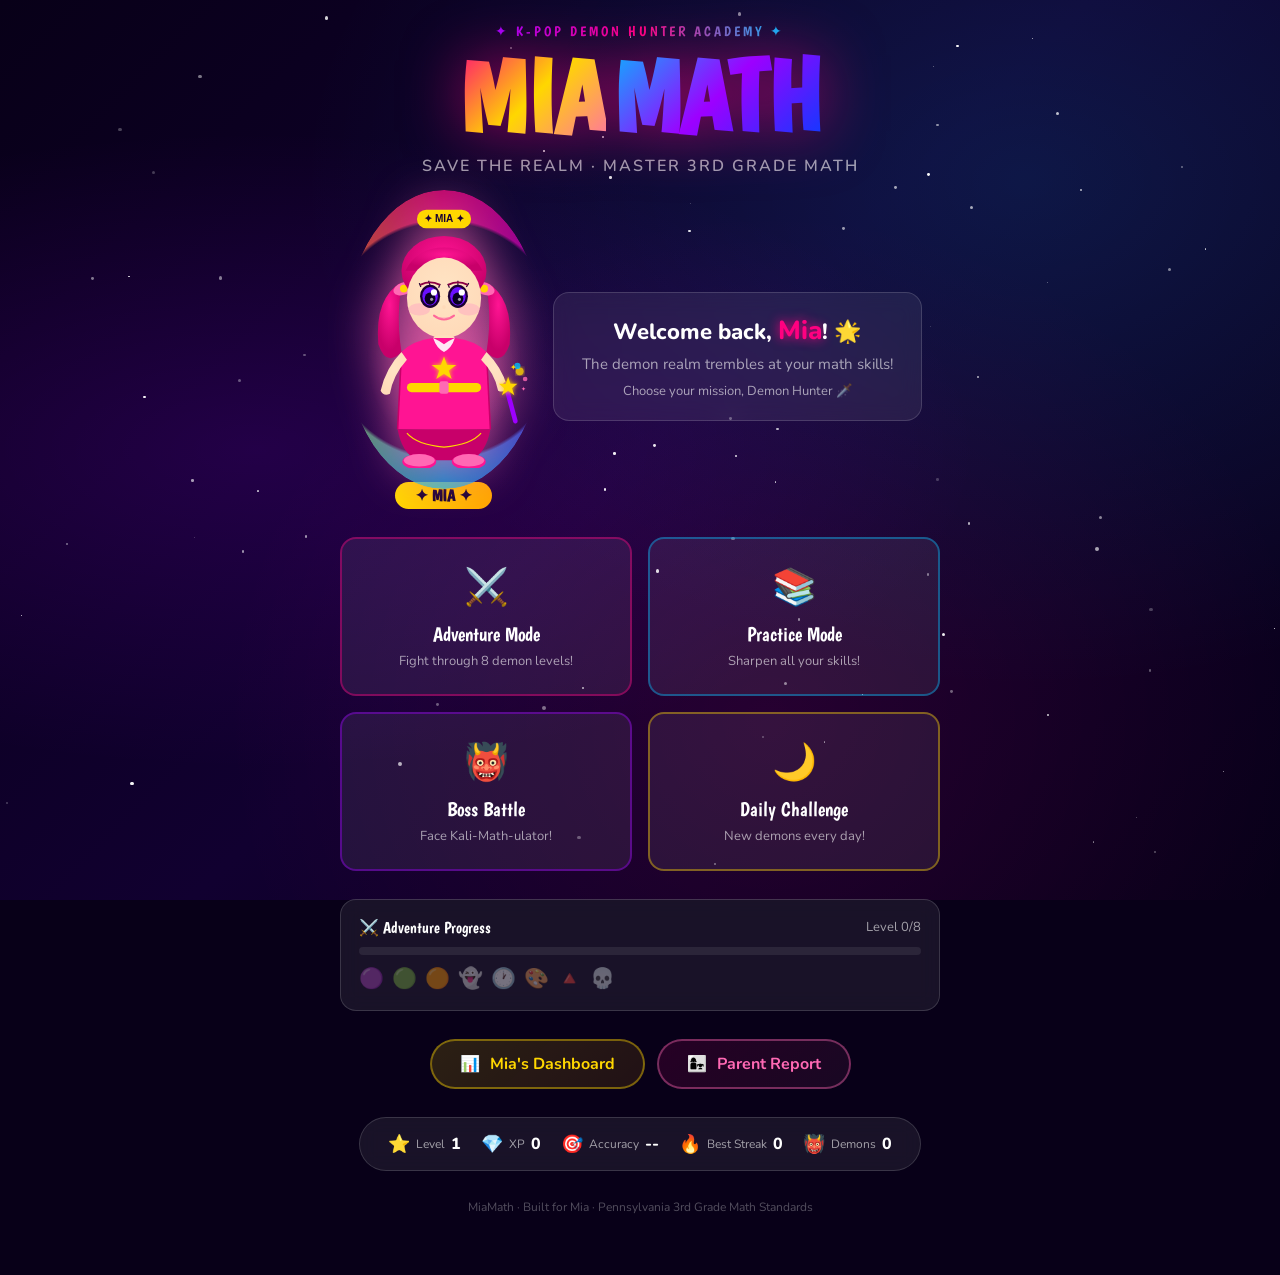
<file: index.html>
<!DOCTYPE html>
<html lang="en">
<head>
  <meta charset="UTF-8">
  <meta name="viewport" content="width=device-width, initial-scale=1.0, maximum-scale=1.0, viewport-fit=cover">
  <title>MiaMath – K-Pop Demon Hunter Academy</title>
  <link rel="preconnect" href="https://fonts.googleapis.com">
  <link rel="preconnect" href="https://fonts.gstatic.com" crossorigin>
  <link href="https://fonts.googleapis.com/css2?family=Boogaloo&family=Nunito:wght@400;600;700;800;900&display=swap" rel="stylesheet">
  <link rel="stylesheet" href="css/styles.css">
  <link rel="stylesheet" href="css/animations.css">
  <style>
    .hero-pic-wrap { position: relative; display: inline-block; }
    .hero-pic-wrap img { width: 170px; filter: drop-shadow(0 0 24px rgba(255,105,180,0.8)); animation: heroFloat 3s ease-in-out infinite; }
    .sparkle-ring {
      position: absolute; inset: -15px;
      border-radius: 50%;
      background: conic-gradient(from 0deg, var(--pink), var(--purple), var(--blue), var(--gold), var(--pink));
      mask: radial-gradient(circle, transparent 65%, white 67%);
      -webkit-mask: radial-gradient(circle, transparent 65%, white 67%);
      animation: rainbow 4s linear infinite;
      opacity: 0.7;
    }
  </style>
</head>
<body class="landing-page">

  <!-- Stars -->
  <div class="stars-bg" id="starsContainer"></div>
  <canvas id="confettiCanvas"></canvas>

  <div class="landing-container">

    <!-- ── Title ── -->
    <div class="title-section">
      <div class="academy-badge">✦ K-Pop Demon Hunter Academy ✦</div>
      <h1 class="game-title">
        <span class="title-mia">MIA</span><span class="title-math">MATH</span>
      </h1>
      <div class="title-subtitle">Save the Realm · Master 3rd Grade Math</div>
    </div>

    <!-- ── Hero Display ── -->
    <div class="hero-display">
      <div class="hero-character">
        <div class="hero-pic-wrap">
          <div class="sparkle-ring"></div>
          <img id="heroPic" src="assets/characters/mia.svg" alt="Mia the Math Hero" onerror="this.style.fontSize='80px';this.outerHTML='<div style=&quot;font-size:80px;animation:heroFloat 3s ease-in-out infinite&quot;>🎤</div>'">
        </div>
        <div class="hero-name-tag">✦ MIA ✦</div>
      </div>

      <div class="welcome-message">
        <p class="welcome-line">Welcome back, <span class="name-highlight player-name">Mia</span>! 🌟</p>
        <p class="welcome-sub">The demon realm trembles at your math skills!</p>
        <p style="font-size:13px;color:var(--text-muted);margin-top:8px">Choose your mission, Demon Hunter 🗡️</p>
      </div>
    </div>

    <!-- ── Mode Cards ── -->
    <div class="mode-grid">
      <a href="game.html?mode=adventure" class="mode-card adventure-card" onclick="AudioManager.playClick()">
        <span class="card-icon">⚔️</span>
        <div class="card-title">Adventure Mode</div>
        <div class="card-desc">Fight through 8 demon levels!</div>
        <div class="card-glow"></div>
      </a>
      <a href="game.html?mode=practice" class="mode-card practice-card" onclick="AudioManager.playClick()">
        <span class="card-icon">📚</span>
        <div class="card-title">Practice Mode</div>
        <div class="card-desc">Sharpen all your skills!</div>
        <div class="card-glow"></div>
      </a>
      <a href="game.html?mode=boss" class="mode-card boss-card" onclick="AudioManager.playClick()">
        <span class="card-icon">👹</span>
        <div class="card-title">Boss Battle</div>
        <div class="card-desc">Face Kali-Math-ulator!</div>
        <div class="card-glow"></div>
      </a>
      <a href="game.html?mode=daily" class="mode-card daily-card" onclick="AudioManager.playClick()" id="dailyCard">
        <span class="card-icon">🌙</span>
        <div class="card-title">Daily Challenge</div>
        <div class="card-desc">New demons every day!</div>
        <div class="card-glow"></div>
      </a>
    </div>

    <!-- ── Adventure Progress ── -->
    <div style="width:100%;max-width:600px;background:var(--bg-card);border:1px solid var(--border);border-radius:var(--radius);padding:18px;backdrop-filter:blur(10px);">
      <div style="display:flex;justify-content:space-between;align-items:center;margin-bottom:10px;">
        <span style="font-family:var(--font-title);font-size:16px">⚔️ Adventure Progress</span>
        <span id="adventureProgressText" style="font-size:13px;color:var(--text-muted)">Level 0/8</span>
      </div>
      <div class="adventure-progress-bar">
        <div class="adventure-progress-fill" id="adventureProgressFill" style="width:0%"></div>
      </div>
      <div id="demonIcons" style="display:flex;gap:8px;margin-top:10px;flex-wrap:wrap;">
        <!-- Filled by JS -->
      </div>
    </div>

    <!-- ── Dashboard & Parent Report Links ── -->
    <div style="display:flex;gap:12px;flex-wrap:wrap;justify-content:center;">
      <a href="dashboard.html" class="dashboard-btn" onclick="AudioManager.playClick()">
        <span>📊</span> Mia's Dashboard
      </a>
      <a href="parent.html" class="dashboard-btn" style="border-color:rgba(255,105,180,0.4);color:var(--pink-light);background:linear-gradient(135deg,rgba(255,0,128,0.12),rgba(255,105,180,0.07));">
        <span>👩‍👧</span> Parent Report
      </a>
    </div>

    <!-- ── Quick Stats ── -->
    <div class="quick-stats">
      <div class="stat-item">
        <span class="stat-icon">⭐</span>
        <span class="stat-label">Level</span>
        <span class="stat-value" id="statLevel">1</span>
      </div>
      <div class="stat-item">
        <span class="stat-icon">💎</span>
        <span class="stat-label">XP</span>
        <span class="stat-value" id="statXP">0</span>
      </div>
      <div class="stat-item">
        <span class="stat-icon">🎯</span>
        <span class="stat-label">Accuracy</span>
        <span class="stat-value" id="statAccuracy">--</span>
      </div>
      <div class="stat-item">
        <span class="stat-icon">🔥</span>
        <span class="stat-label">Best Streak</span>
        <span class="stat-value" id="statStreak">0</span>
      </div>
      <div class="stat-item">
        <span class="stat-icon">👹</span>
        <span class="stat-label">Demons</span>
        <span class="stat-value" id="statDemons">0</span>
      </div>
    </div>

    <p style="font-size:12px;color:rgba(255,255,255,0.3);text-align:center">
      MiaMath · Built for Mia · Pennsylvania 3rd Grade Math Standards
    </p>
  </div>

  <script src="js/progressSystem.js"></script>
  <script src="js/audioManager.js"></script>
  <script src="js/mathEngine.js"></script>
  <script src="js/uiEngine.js"></script>
  <script src="js/app.js"></script>
  <script>
    // Extra landing page init
    document.addEventListener('DOMContentLoaded', () => {
      const ps = ProgressSystem.getState();
      // Demons defeated
      const demonEl = document.getElementById('statDemons');
      if (demonEl) demonEl.textContent = ps.demonsDefeated || 0;

      // Adventure progress bar
      const adv = ps.adventureProgress;
      const defeated = adv?.defeatedDemons?.length || 0;
      const fill = document.getElementById('adventureProgressFill');
      const text = document.getElementById('adventureProgressText');
      const icons = document.getElementById('demonIcons');
      if (fill) setTimeout(() => { fill.style.width = (defeated / 8 * 100) + '%'; }, 400);
      if (text) text.textContent = `Level ${defeated}/8`;

      // Demon icon row
      const demonEmoji = ['🟣','🟢','🟠','👻','🕐','🎨','🔺','💀'];
      const demonNames = ['Multipli Fiend','Division Goblin','Place Pirate','Fraction Phantom','Time Trickster','Pattern Sprite','Geo Guardian','BOSS'];
      if (icons) {
        demonEmoji.forEach((em, i) => {
          const dot = document.createElement('span');
          const done = adv?.defeatedDemons?.includes(i);
          dot.title = demonNames[i] + (done ? ' ✓ Defeated!' : ' - Not yet defeated');
          dot.textContent = done ? '✅' : em;
          dot.style.cssText = `font-size:20px;opacity:${done ? 1 : 0.4};cursor:default;transition:opacity 0.3s;`;
          icons.appendChild(dot);
        });
      }

      // Daily done notice
      if (ProgressSystem.isDailyDone()) {
        const daily = document.getElementById('dailyCard');
        if (daily) {
          daily.querySelector('.card-desc').textContent = '✅ Completed! Come back tomorrow!';
          daily.style.opacity = '0.75';
        }
      }
    });
  </script>
</body>
</html>
</file>
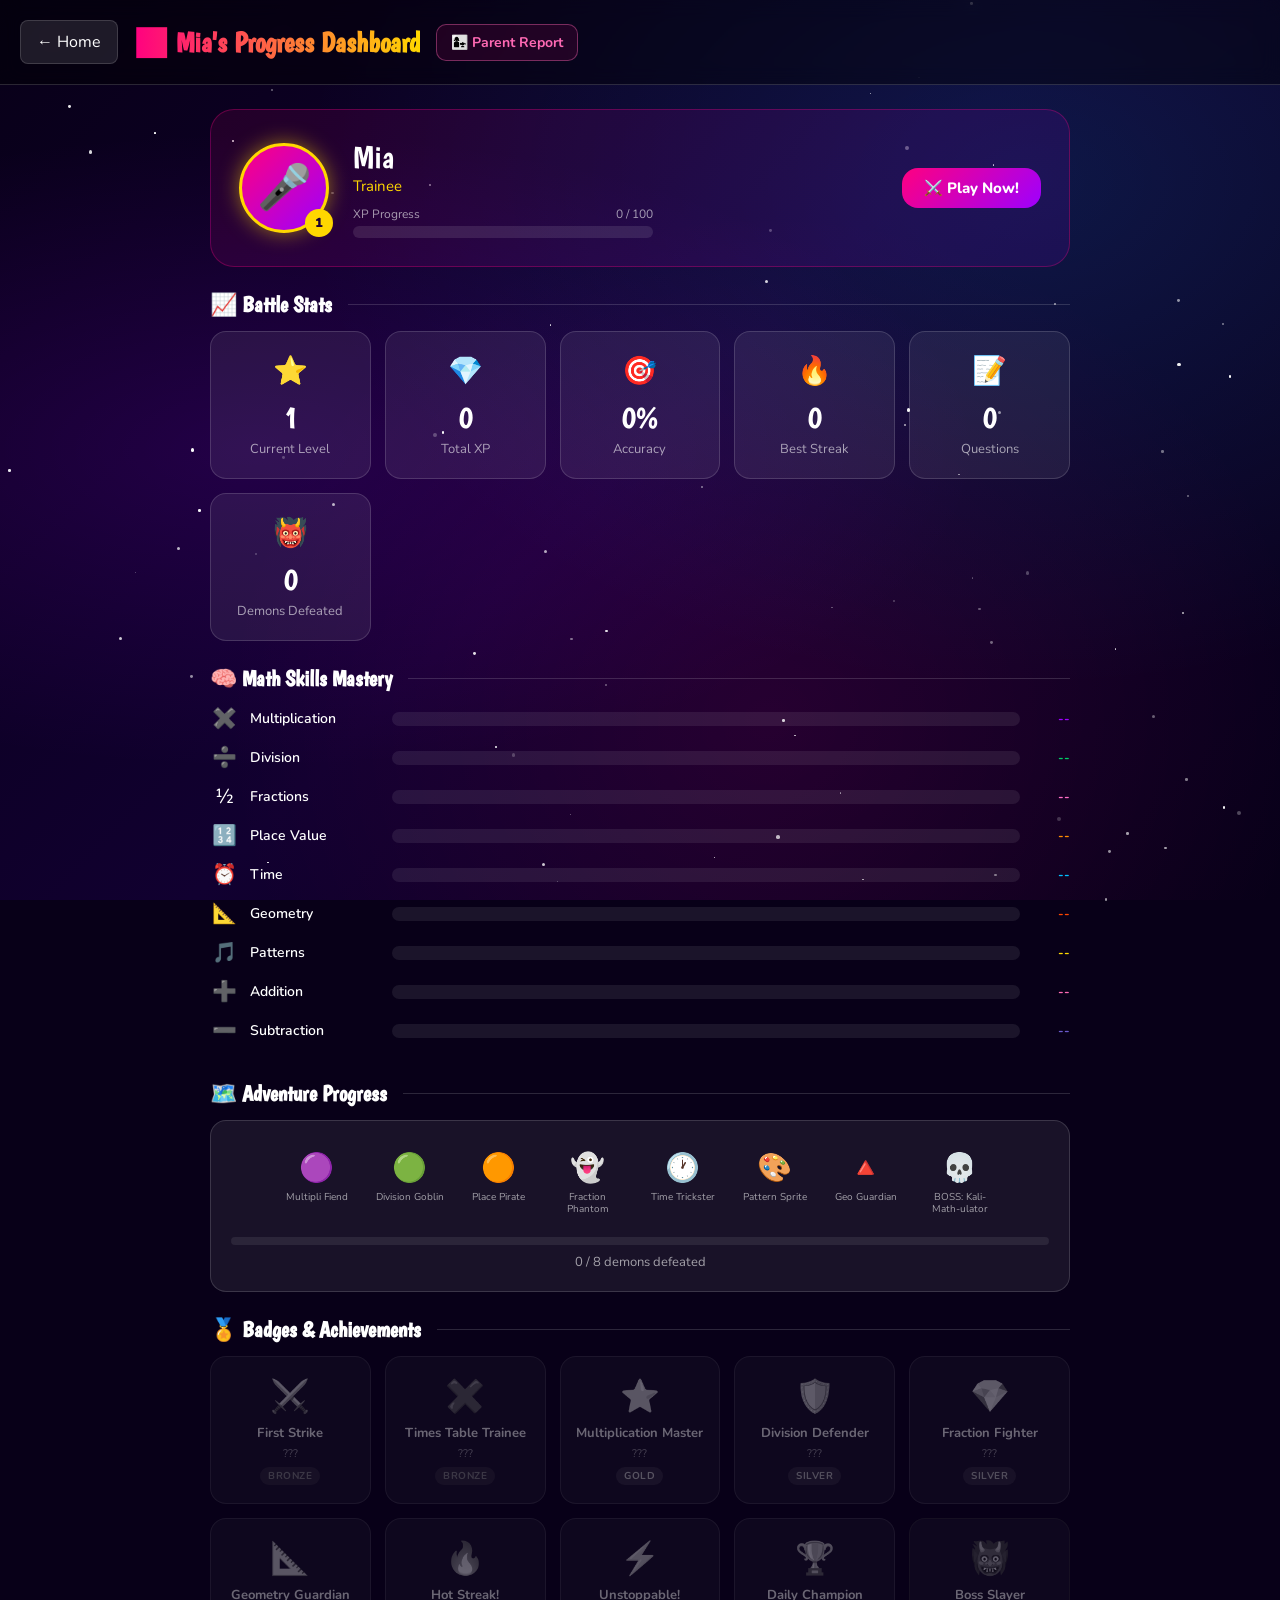
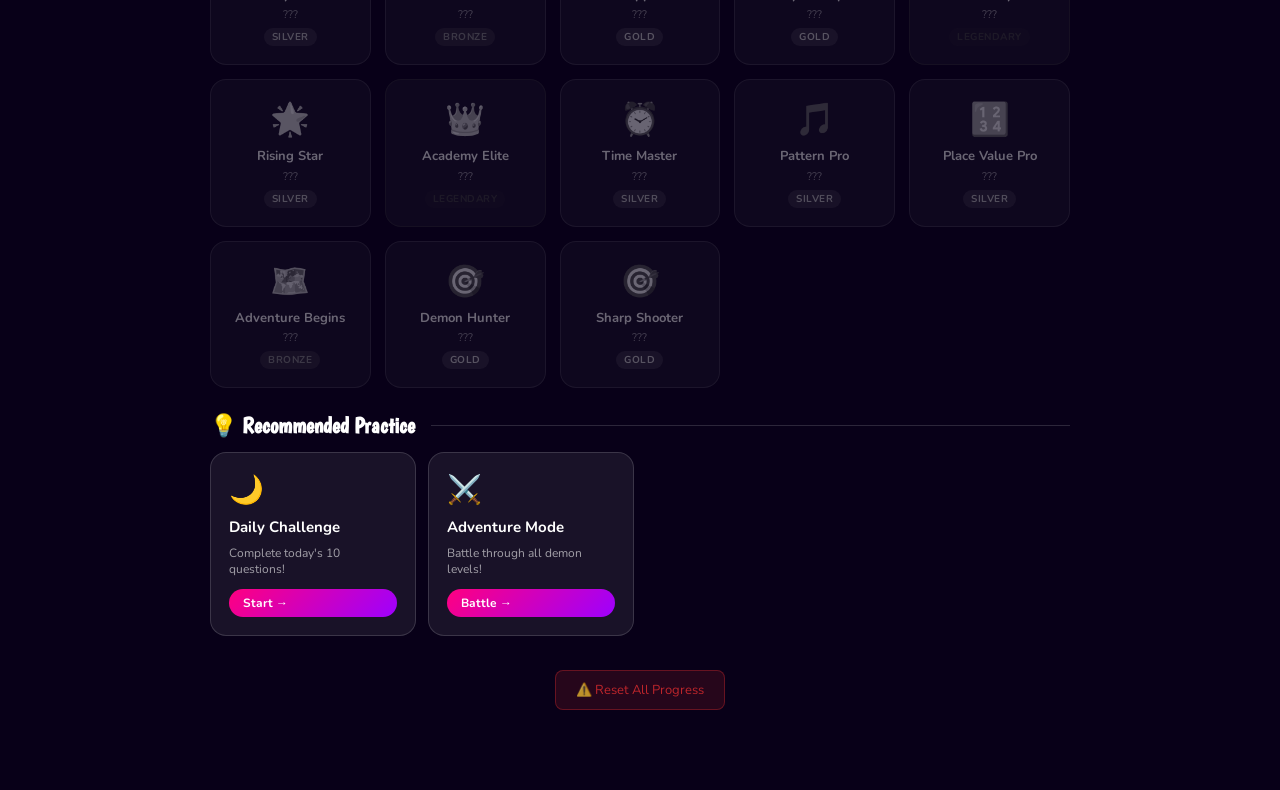
<file: dashboard.html>
<!DOCTYPE html>
<html lang="en">
<head>
  <meta charset="UTF-8">
  <meta name="viewport" content="width=device-width, initial-scale=1.0, viewport-fit=cover">
  <title>Dashboard – MiaMath</title>
  <link rel="preconnect" href="https://fonts.googleapis.com">
  <link rel="preconnect" href="https://fonts.gstatic.com" crossorigin>
  <link href="https://fonts.googleapis.com/css2?family=Boogaloo&family=Nunito:wght@400;600;700;800;900&display=swap" rel="stylesheet">
  <link rel="stylesheet" href="css/styles.css">
  <link rel="stylesheet" href="css/animations.css">
</head>
<body class="dashboard-page">

  <div class="stars-bg" id="starsContainer"></div>

  <!-- ══ HEADER ══ -->
  <header class="dashboard-header">
    <a href="index.html" class="back-btn">← Home</a>
    <h1 class="dashboard-title">📊 Mia's Progress Dashboard</h1>
    <a href="parent.html" class="hud-btn" style="color:var(--pink-light);border-color:rgba(255,105,180,0.4);background:rgba(255,0,128,0.1);font-weight:700;white-space:nowrap;">
      👩‍👧 Parent Report
    </a>
  </header>

  <div class="dashboard-container">

    <!-- ══ HERO CARD ══ -->
    <div class="hero-card">
      <div class="hero-avatar-wrap">
        <div class="hero-avatar">🎤</div>
        <div class="hero-level-ring" id="heroLevelRing">1</div>
      </div>
      <div class="hero-info">
        <div class="hero-player-name" id="heroName">Mia</div>
        <div class="hero-title" id="heroTitle">Trainee</div>
        <div class="hero-xp-bar-container">
          <div class="hero-xp-label">
            <span>XP Progress</span>
            <span><span id="heroXpCurrent">0</span> / <span id="heroXpNext">100</span></span>
          </div>
          <div class="hero-xp-track">
            <div class="hero-xp-fill" id="heroXpFill" style="width:0%"></div>
          </div>
        </div>
      </div>
      <div style="text-align:center;padding:8px 0;">
        <a href="game.html?mode=adventure" style="display:inline-block;background:linear-gradient(135deg,var(--pink),var(--purple));color:white;border-radius:var(--radius);padding:10px 22px;font-weight:800;font-size:15px;">⚔️ Play Now!</a>
      </div>
    </div>

    <!-- ══ STATS GRID ══ -->
    <section>
      <h2 class="section-title">📈 Battle Stats</h2>
      <div class="stats-grid">
        <div class="stat-card">
          <div class="stat-card-icon">⭐</div>
          <div class="stat-card-value" id="statLevel">1</div>
          <div class="stat-card-label">Current Level</div>
        </div>
        <div class="stat-card">
          <div class="stat-card-icon">💎</div>
          <div class="stat-card-value" id="statXP">0</div>
          <div class="stat-card-label">Total XP</div>
        </div>
        <div class="stat-card">
          <div class="stat-card-icon">🎯</div>
          <div class="stat-card-value" id="statAccuracy">--</div>
          <div class="stat-card-label">Accuracy</div>
        </div>
        <div class="stat-card">
          <div class="stat-card-icon">🔥</div>
          <div class="stat-card-value" id="statStreak">0</div>
          <div class="stat-card-label">Best Streak</div>
        </div>
        <div class="stat-card">
          <div class="stat-card-icon">📝</div>
          <div class="stat-card-value" id="statTotalQ">0</div>
          <div class="stat-card-label">Questions</div>
        </div>
        <div class="stat-card">
          <div class="stat-card-icon">👹</div>
          <div class="stat-card-value" id="statDemons">0</div>
          <div class="stat-card-label">Demons Defeated</div>
        </div>
      </div>
    </section>

    <!-- ══ SKILL BARS ══ -->
    <section class="skills-section">
      <h2 class="section-title">🧠 Math Skills Mastery</h2>
      <div id="skillBars">
        <!-- Populated by JS -->
        <div style="color:var(--text-muted);font-size:14px">Loading skills...</div>
      </div>
    </section>

    <!-- ══ ADVENTURE PROGRESS ══ -->
    <section>
      <h2 class="section-title">🗺️ Adventure Progress</h2>
      <div style="background:var(--bg-card);border:1px solid var(--border);border-radius:var(--radius);padding:20px;">
        <div style="display:flex;gap:8px;flex-wrap:wrap;justify-content:center;margin-bottom:14px" id="demonProgressGrid">
          <!-- Populated by JS -->
        </div>
        <div class="adventure-progress-bar">
          <div class="adventure-progress-fill" id="advProgressFill" style="width:0%"></div>
        </div>
        <div style="text-align:center;font-size:13px;color:var(--text-muted);margin-top:8px" id="advProgressText">
          0 / 8 demons defeated
        </div>
      </div>
    </section>

    <!-- ══ BADGES ══ -->
    <section>
      <h2 class="section-title">🏅 Badges & Achievements</h2>
      <div class="badges-grid" id="badgesGrid">
        <div style="color:var(--text-muted);font-size:14px">Loading badges...</div>
      </div>
    </section>

    <!-- ══ RECOMMENDATIONS ══ -->
    <section>
      <h2 class="section-title">💡 Recommended Practice</h2>
      <div class="recommend-grid" id="recommendGrid">
        <!-- Populated by JS -->
      </div>
    </section>

    <!-- ══ RESET ══ -->
    <section style="text-align:center;padding:10px 0 20px;">
      <button id="resetBtn" style="
        background:rgba(255,51,51,0.12);
        border:1px solid rgba(255,51,51,0.3);
        border-radius:var(--radius-sm);
        color:rgba(255,51,51,0.7);
        padding:10px 20px;
        font-size:13px;
        cursor:pointer;
        font-family:var(--font-main);
        transition:all 0.2s;
      " onmouseover="this.style.background='rgba(255,51,51,0.2)'"
         onmouseout="this.style.background='rgba(255,51,51,0.12)'">
        ⚠️ Reset All Progress
      </button>
    </section>

  </div>

  <script src="js/progressSystem.js"></script>
  <script src="js/audioManager.js"></script>
  <script src="js/mathEngine.js"></script>
  <script src="js/uiEngine.js"></script>
  <script src="js/app.js"></script>

  <script>
    document.addEventListener('DOMContentLoaded', () => {
      const ps = ProgressSystem.getState();

      // Adventure demon grid
      const grid = document.getElementById('demonProgressGrid');
      const fill = document.getElementById('advProgressFill');
      const text = document.getElementById('advProgressText');
      const demonData = [
        { name: 'Multipli Fiend', emoji: '🟣' },
        { name: 'Division Goblin', emoji: '🟢' },
        { name: 'Place Pirate', emoji: '🟠' },
        { name: 'Fraction Phantom', emoji: '👻' },
        { name: 'Time Trickster', emoji: '🕐' },
        { name: 'Pattern Sprite', emoji: '🎨' },
        { name: 'Geo Guardian', emoji: '🔺' },
        { name: 'BOSS: Kali-Math-ulator', emoji: '💀' }
      ];

      const defeated = ps.adventureProgress?.defeatedDemons || [];
      demonData.forEach((d, i) => {
        const item = document.createElement('div');
        const done = defeated.includes(i);
        item.style.cssText = 'text-align:center;padding:8px 10px;';
        item.innerHTML = `
          <div style="font-size:28px">${done ? '✅' : d.emoji}</div>
          <div style="font-size:10px;color:${done ? 'var(--green)' : 'var(--text-muted)'};margin-top:4px;max-width:70px;line-height:1.2">${d.name}</div>
        `;
        item.title = done ? `${d.name} - DEFEATED!` : `${d.name} - Not yet defeated`;
        grid.appendChild(item);
      });
      const defCount = defeated.length;
      setTimeout(() => { fill.style.width = (defCount / 8 * 100) + '%'; }, 400);
      text.textContent = `${defCount} / 8 demons defeated`;

      // Reset button
      document.getElementById('resetBtn')?.addEventListener('click', () => {
        if (confirm('⚠️ Are you sure you want to reset ALL of Mia\'s progress? This cannot be undone!')) {
          if (confirm('🚨 Last chance! Reset everything?')) {
            ProgressSystem.reset();
            window.location.reload();
          }
        }
      });
    });
  </script>
</body>
</html>
</file>
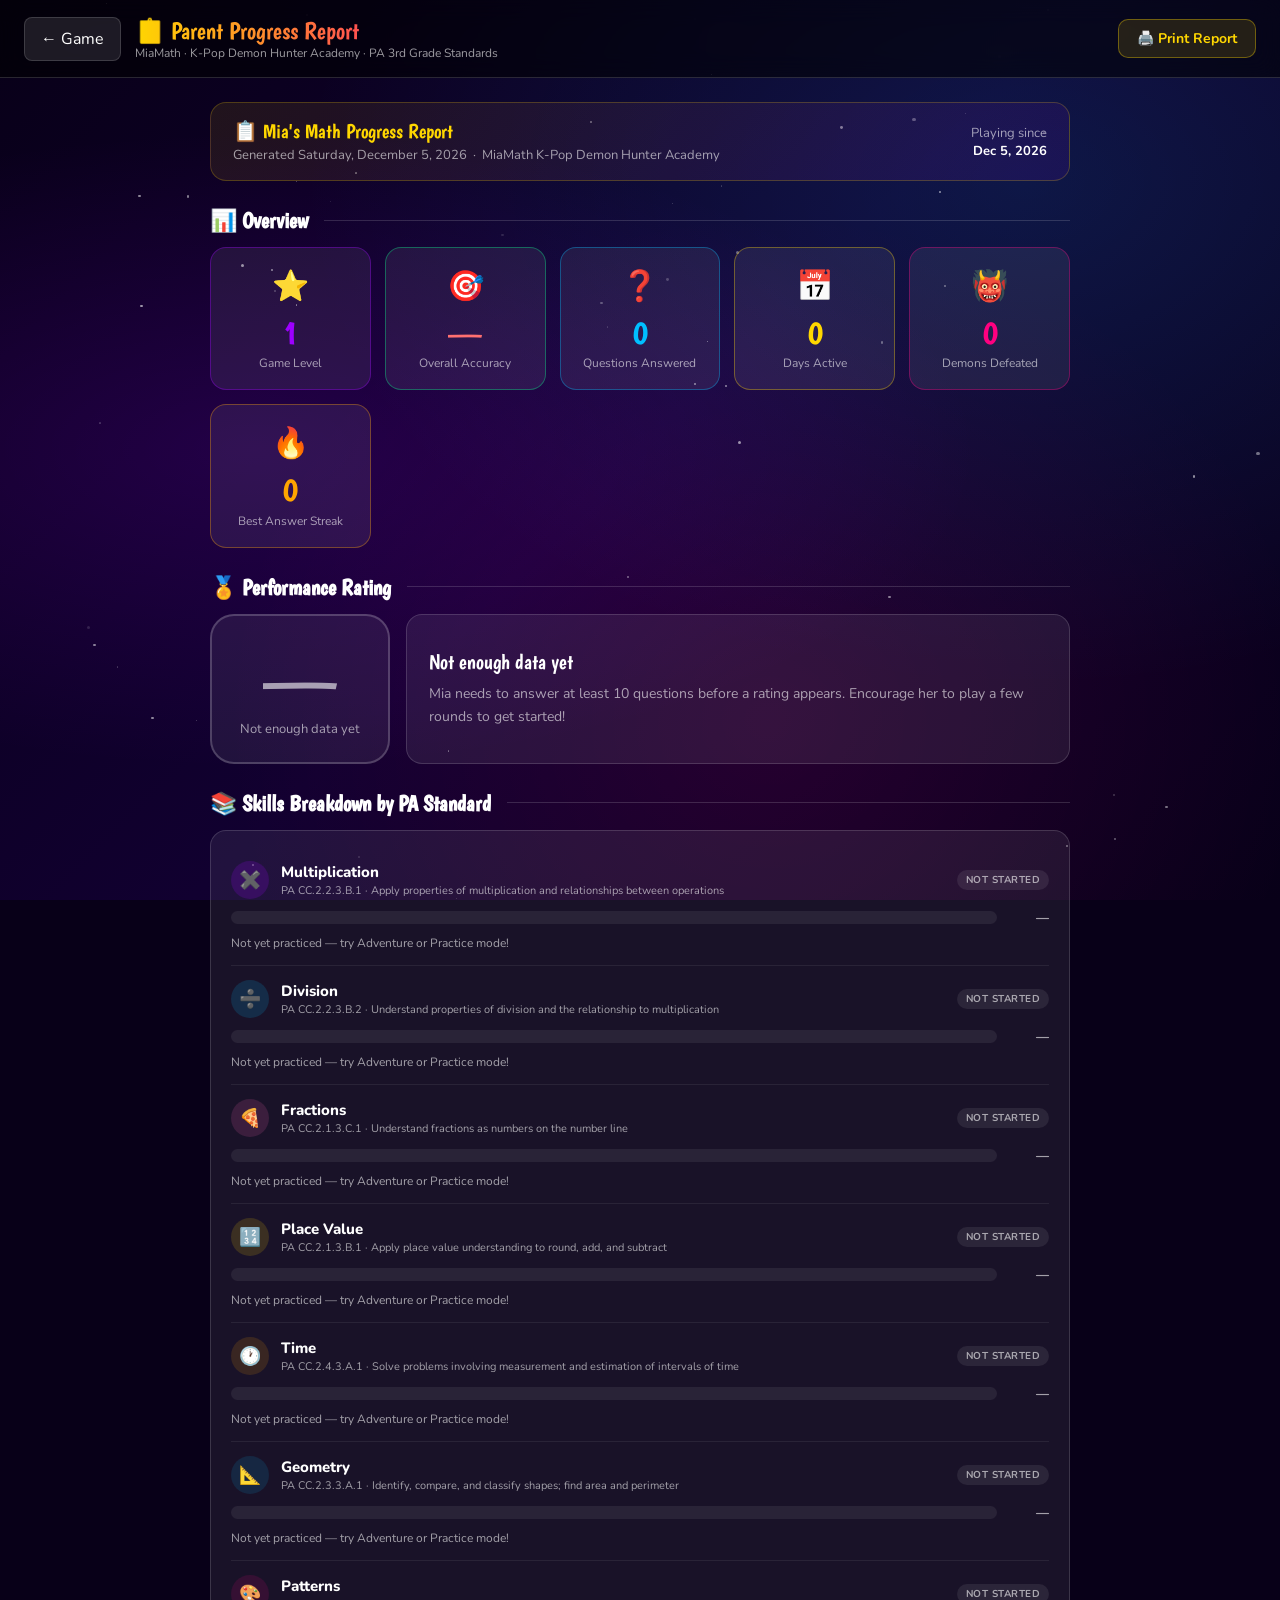
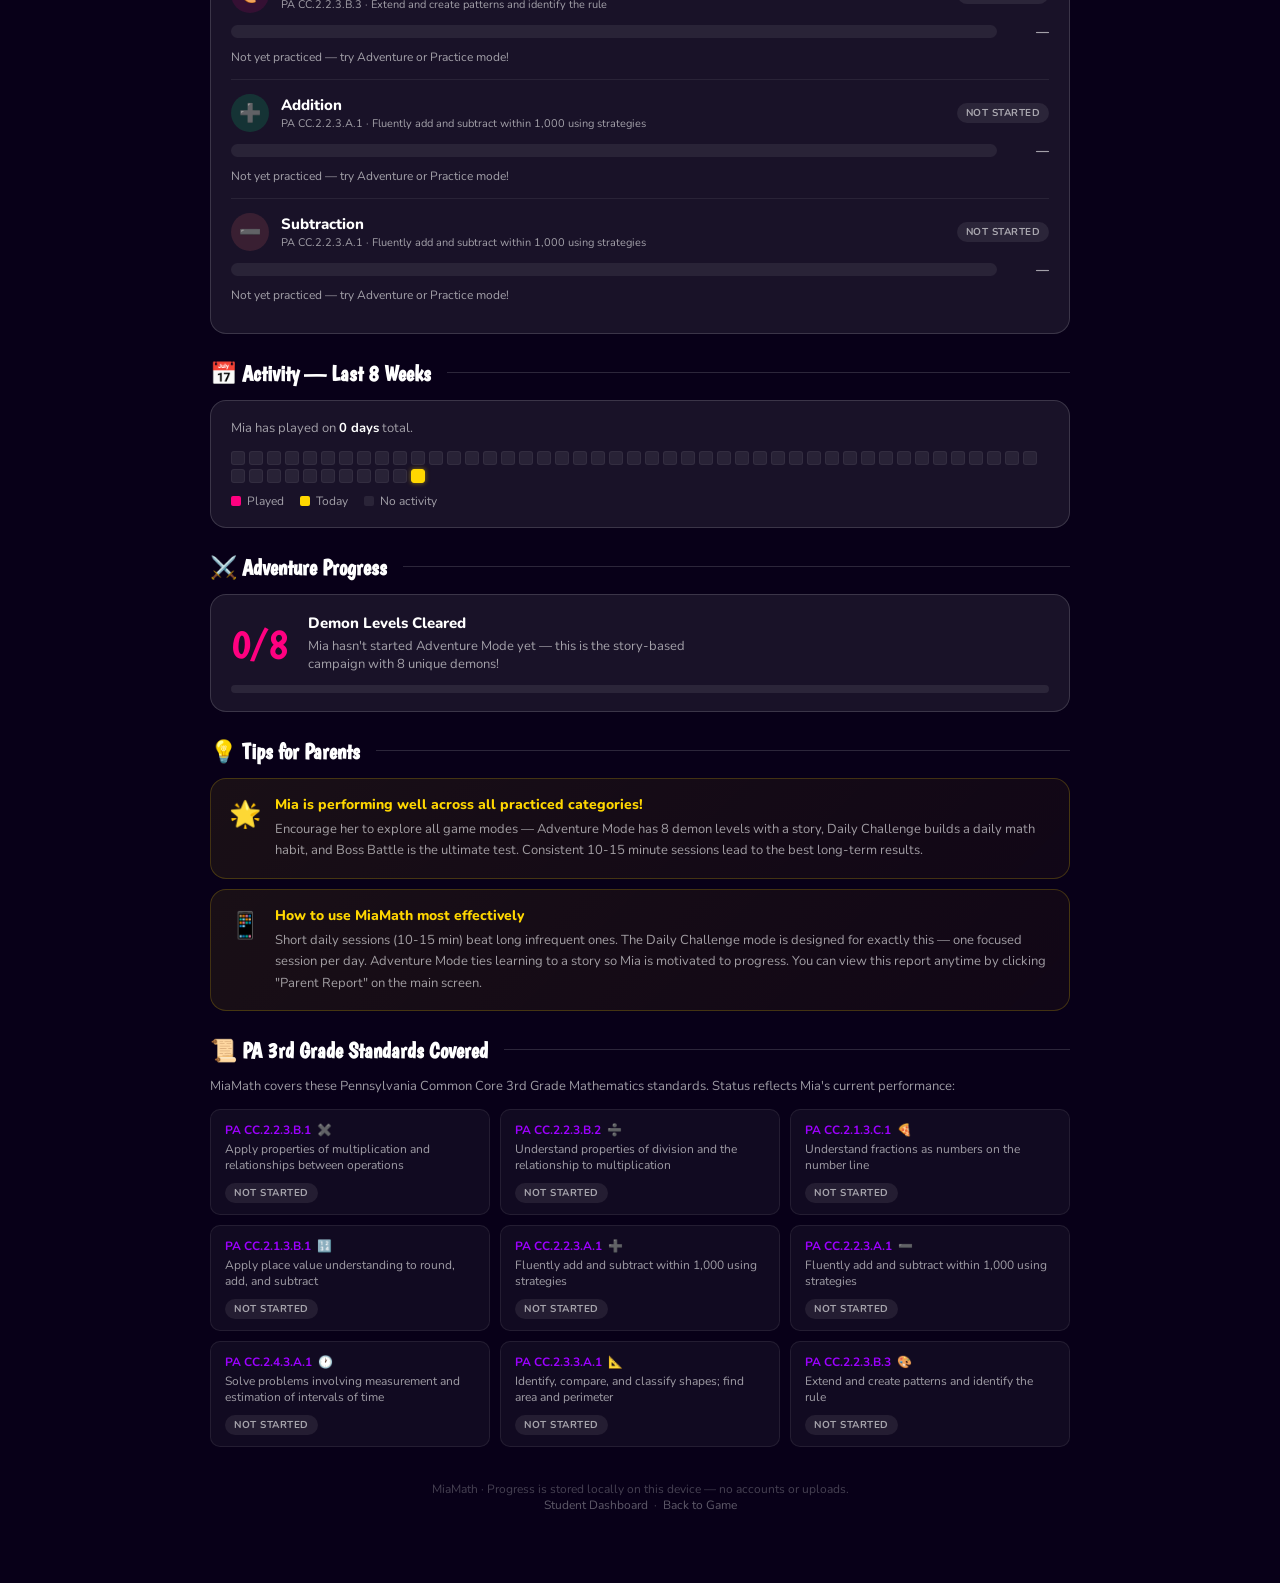
<file: parent.html>
<!DOCTYPE html>
<html lang="en">
<head>
  <meta charset="UTF-8">
  <meta name="viewport" content="width=device-width, initial-scale=1.0, viewport-fit=cover">
  <title>Parent Progress Report – MiaMath</title>
  <link rel="preconnect" href="https://fonts.googleapis.com">
  <link rel="preconnect" href="https://fonts.gstatic.com" crossorigin>
  <link href="https://fonts.googleapis.com/css2?family=Boogaloo&family=Nunito:wght@400;600;700;800;900&display=swap" rel="stylesheet">
  <link rel="stylesheet" href="css/styles.css">
  <link rel="stylesheet" href="css/animations.css">
  <style>
    /* ── Report Header ── */
    .report-header {
      position: relative;
      z-index: 1;
      display: flex;
      align-items: center;
      justify-content: space-between;
      padding: 16px 24px;
      border-bottom: 1px solid var(--border);
      background: rgba(0,0,0,0.55);
      backdrop-filter: blur(12px);
      flex-wrap: wrap;
      gap: 10px;
    }
    .report-header-left { display: flex; align-items: center; gap: 14px; }
    .report-title {
      font-family: var(--font-title);
      font-size: 24px;
      background: linear-gradient(90deg, var(--gold), var(--pink));
      -webkit-background-clip: text;
      -webkit-text-fill-color: transparent;
      background-clip: text;
    }
    .report-subtitle { font-size: 12px; color: var(--text-muted); }
    .print-btn {
      background: rgba(255,215,0,0.12);
      border: 1px solid rgba(255,215,0,0.35);
      border-radius: 10px;
      padding: 9px 18px;
      color: var(--gold);
      font-size: 14px;
      font-weight: 700;
      cursor: pointer;
      transition: all 0.2s;
      -webkit-tap-highlight-color: transparent;
    }
    .print-btn:hover { background: rgba(255,215,0,0.22); }

    /* ── Main container ── */
    .report-container {
      position: relative;
      z-index: 1;
      max-width: 900px;
      margin: 0 auto;
      padding: 24px 20px 70px;
      display: flex;
      flex-direction: column;
      gap: 26px;
    }

    /* ── Date banner ── */
    .report-banner {
      background: linear-gradient(135deg, rgba(255,215,0,0.09), rgba(157,0,255,0.09));
      border: 1px solid rgba(255,215,0,0.22);
      border-radius: var(--radius);
      padding: 16px 22px;
      display: flex;
      align-items: center;
      justify-content: space-between;
      flex-wrap: wrap;
      gap: 12px;
    }
    .report-banner-name {
      font-family: var(--font-title);
      font-size: 20px;
      color: var(--gold);
    }
    .report-banner-sub { font-size: 13px; color: var(--text-muted); margin-top: 3px; }
    .report-banner-right { text-align: right; font-size: 13px; color: var(--text-muted); }
    .report-banner-right strong { color: white; }

    /* ── Overview grid ── */
    .overview-grid {
      display: grid;
      grid-template-columns: repeat(auto-fit, minmax(145px, 1fr));
      gap: 14px;
    }
    .ov-card {
      background: var(--bg-card);
      border: 1px solid var(--border);
      border-radius: var(--radius);
      padding: 18px 14px;
      text-align: center;
      transition: transform 0.2s;
    }
    .ov-card:hover { transform: translateY(-2px); }
    .ov-icon  { font-size: 30px; margin-bottom: 7px; }
    .ov-value { font-family: var(--font-title); font-size: 34px; line-height: 1.1; }
    .ov-label { font-size: 12px; color: var(--text-muted); margin-top: 4px; }

    /* ── Grade block ── */
    .grade-wrap { display: flex; gap: 16px; align-items: stretch; flex-wrap: wrap; }
    .grade-letter-card {
      background: var(--bg-card);
      border: 2px solid var(--border);
      border-radius: var(--radius-lg);
      padding: 24px 28px;
      text-align: center;
      display: flex;
      flex-direction: column;
      align-items: center;
      justify-content: center;
      flex-shrink: 0;
      min-width: 120px;
    }
    .grade-big { font-family: var(--font-title); font-size: 74px; line-height: 1; margin-bottom: 6px; }
    .grade-tag { font-size: 13px; color: var(--text-muted); }
    .grade-A-card { border-color: var(--green); }
    .grade-A-card .grade-big { color: var(--green); text-shadow: 0 0 24px var(--green); }
    .grade-B-card { border-color: var(--blue); }
    .grade-B-card .grade-big { color: var(--blue); text-shadow: 0 0 20px var(--blue); }
    .grade-C-card { border-color: var(--gold); }
    .grade-C-card .grade-big { color: var(--gold); text-shadow: 0 0 18px var(--gold); }
    .grade-D-card { border-color: var(--gold-dark); }
    .grade-D-card .grade-big { color: var(--gold-dark); }
    .grade-X-card { border-color: rgba(255,255,255,0.2); }
    .grade-X-card .grade-big { color: var(--text-muted); }
    .grade-desc-card {
      flex: 1;
      background: var(--bg-card);
      border: 1px solid var(--border);
      border-radius: var(--radius);
      padding: 22px;
      display: flex;
      flex-direction: column;
      justify-content: center;
      gap: 8px;
      min-width: 200px;
    }
    .grade-desc-title { font-family: var(--font-title); font-size: 21px; }
    .grade-desc-body  { font-size: 14px; color: var(--text-muted); line-height: 1.65; }
    .grade-desc-meta  { font-size: 12px; color: rgba(255,255,255,0.35); margin-top: 4px; }

    /* ── Strengths / Challenges ── */
    .sw-grid { display: grid; grid-template-columns: 1fr 1fr; gap: 16px; }
    .sw-panel {
      background: var(--bg-card);
      border: 1px solid var(--border);
      border-radius: var(--radius);
      padding: 18px;
    }
    .sw-panel.str { border-color: rgba(0,255,136,0.3); }
    .sw-panel.chg { border-color: rgba(255,165,0,0.3); }
    .sw-panel-title {
      font-family: var(--font-title);
      font-size: 16px;
      margin-bottom: 14px;
      display: flex;
      align-items: center;
      gap: 8px;
    }
    .sw-row {
      display: flex;
      align-items: center;
      gap: 10px;
      padding: 9px 0;
      border-bottom: 1px solid rgba(255,255,255,0.06);
    }
    .sw-row:last-child { border-bottom: none; }
    .sw-row-icon  { font-size: 20px; flex-shrink: 0; }
    .sw-row-info  { flex: 1; min-width: 0; }
    .sw-row-name  { font-weight: 700; font-size: 14px; }
    .sw-row-sub   { font-size: 11px; color: var(--text-muted); }
    .sw-row-pct   { font-weight: 800; font-size: 15px; flex-shrink: 0; }
    .pct-good  { color: var(--green); }
    .pct-warn  { color: var(--gold); }
    .pct-poor  { color: #FF7070; }

    /* ── Category skill rows ── */
    .skill-section-box {
      background: var(--bg-card);
      border: 1px solid var(--border);
      border-radius: var(--radius);
      padding: 16px 20px;
    }
    .cat-block {
      padding: 14px 0;
      border-bottom: 1px solid rgba(255,255,255,0.07);
    }
    .cat-block:last-child { border-bottom: none; }
    .cat-top {
      display: flex;
      align-items: center;
      gap: 12px;
      margin-bottom: 10px;
    }
    .cat-circle {
      width: 38px;
      height: 38px;
      border-radius: 50%;
      display: flex;
      align-items: center;
      justify-content: center;
      font-size: 18px;
      flex-shrink: 0;
    }
    .cat-meta   { flex: 1; min-width: 0; }
    .cat-mname  { font-weight: 800; font-size: 15px; }
    .cat-mstd   { font-size: 11px; color: var(--text-muted); margin-top: 1px; }
    .cat-badge  {
      font-size: 10px;
      padding: 3px 9px;
      border-radius: 10px;
      font-weight: 700;
      text-transform: uppercase;
      letter-spacing: 0.5px;
      flex-shrink: 0;
    }
    .s-mastered { background: rgba(0,255,136,0.15); color: var(--green); }
    .s-progress { background: rgba(255,215,0,0.15); color: var(--gold); }
    .s-needs    { background: rgba(255,120,0,0.15); color: #FFA060; }
    .s-new      { background: rgba(255,255,255,0.08); color: var(--text-muted); }
    .cat-bar-wrap { display: flex; align-items: center; gap: 10px; margin-bottom: 8px; }
    .cat-bar-bg {
      flex: 1;
      height: 13px;
      background: rgba(255,255,255,0.07);
      border-radius: 7px;
      overflow: hidden;
    }
    .cat-bar-fg {
      height: 100%;
      border-radius: 7px;
      transition: width 1.3s cubic-bezier(0.34,1.56,0.64,1);
    }
    .cat-bar-num { font-size: 13px; font-weight: 800; min-width: 42px; text-align: right; }
    .cat-counts  { display: flex; gap: 14px; font-size: 12px; color: var(--text-muted); flex-wrap: wrap; }
    .cat-counts strong { color: white; }

    /* ── Activity calendar ── */
    .cal-grid { display: flex; flex-wrap: wrap; gap: 4px; }
    .cal-dot {
      width: 14px;
      height: 14px;
      border-radius: 3px;
      background: rgba(255,255,255,0.07);
      border: 1px solid rgba(255,255,255,0.05);
      cursor: default;
    }
    .cal-dot.played { background: var(--pink); border-color: var(--pink); box-shadow: 0 0 4px rgba(255,0,128,0.4); }
    .cal-dot.today  { background: var(--gold); border-color: var(--gold); box-shadow: 0 0 5px rgba(255,215,0,0.5); }
    .cal-legend { display: flex; gap: 16px; margin-top: 10px; font-size: 12px; color: var(--text-muted); flex-wrap: wrap; }
    .leg-item { display: flex; align-items: center; gap: 6px; }
    .leg-dot  { width: 10px; height: 10px; border-radius: 2px; }

    /* ── Tips ── */
    .tip-item {
      background: linear-gradient(135deg, rgba(255,215,0,0.07), rgba(255,165,0,0.04));
      border: 1px solid rgba(255,215,0,0.2);
      border-radius: var(--radius);
      padding: 16px 18px;
      display: flex;
      gap: 14px;
      align-items: flex-start;
    }
    .tip-ico  { font-size: 26px; flex-shrink: 0; padding-top: 2px; }
    .tip-head { font-weight: 800; font-size: 14px; color: var(--gold); margin-bottom: 5px; }
    .tip-body { font-size: 13px; color: var(--text-muted); line-height: 1.65; }

    /* ── Achievements ── */
    .ach-chip {
      display: inline-flex;
      align-items: center;
      gap: 6px;
      background: linear-gradient(135deg, rgba(255,215,0,0.12), rgba(255,165,0,0.07));
      border: 1px solid rgba(255,215,0,0.28);
      border-radius: 20px;
      padding: 6px 14px;
      font-size: 13px;
      font-weight: 700;
    }

    /* ── Standards grid ── */
    .std-grid {
      display: grid;
      grid-template-columns: repeat(auto-fill, minmax(210px, 1fr));
      gap: 10px;
    }
    .std-card {
      background: rgba(255,255,255,0.04);
      border: 1px solid rgba(255,255,255,0.08);
      border-radius: 10px;
      padding: 12px 14px;
    }
    .std-code { font-weight: 700; font-size: 12px; color: var(--purple); margin-bottom: 3px; }
    .std-desc { font-size: 12px; color: var(--text-muted); margin-bottom: 7px; }

    /* ── No-data placeholder ── */
    .no-data {
      background: var(--bg-card);
      border: 1px solid var(--border);
      border-radius: var(--radius-lg);
      padding: 48px 32px;
      text-align: center;
    }
    .no-data-ico   { font-size: 64px; margin-bottom: 16px; }
    .no-data-title { font-family: var(--font-title); font-size: 26px; margin-bottom: 10px; }
    .no-data-body  { font-size: 15px; color: var(--text-muted); line-height: 1.6; }

    /* ── Print ── */
    @media print {
      .stars-bg, #starsContainer { display: none !important; }
      .print-btn, .back-btn { display: none !important; }
      body { background: white !important; color: #111 !important; }
      .report-header { background: white !important; border-bottom: 2px solid #ddd; }
      .report-title { -webkit-text-fill-color: #9D00FF !important; color: #9D00FF !important; }
      .report-container { padding: 14px !important; }
      .ov-card, .grade-letter-card, .grade-desc-card, .sw-panel, .tip-item,
      .skill-section-box, .std-card { background: #f8f8f8 !important; border-color: #ddd !important; }
      .section-title { color: #333 !important; }
      .ov-value, .cat-mname, .sw-row-name, .tip-head { color: #111 !important; }
      a[href] { color: inherit; text-decoration: none; }
    }

    /* ── Mobile ── */
    @media (max-width: 600px) {
      .report-header  { padding: 12px 14px; }
      .report-title   { font-size: 18px; }
      .report-container { padding: 14px 12px 60px; gap: 20px; }
      .overview-grid  { grid-template-columns: repeat(2, 1fr); gap: 10px; }
      .ov-value       { font-size: 28px; }
      .sw-grid        { grid-template-columns: 1fr; gap: 12px; }
      .grade-wrap     { flex-direction: column; }
      .grade-letter-card { flex-direction: row; gap: 16px; padding: 16px 20px; min-width: unset; }
      .grade-big      { font-size: 52px; margin-bottom: 0; }
      .std-grid       { grid-template-columns: 1fr; }
      .cat-counts     { gap: 8px; }
    }
  </style>
</head>
<body class="dashboard-page">

  <div class="stars-bg" id="starsContainer"></div>

  <!-- ══ HEADER ══ -->
  <header class="report-header">
    <div class="report-header-left">
      <a href="index.html" class="back-btn">← Game</a>
      <div>
        <div class="report-title">📋 Parent Progress Report</div>
        <div class="report-subtitle">MiaMath · K-Pop Demon Hunter Academy · PA 3rd Grade Standards</div>
      </div>
    </div>
    <button class="print-btn" onclick="window.print()">🖨️ Print Report</button>
  </header>

  <!-- ══ CONTENT ══ -->
  <div class="report-container" id="reportContainer">
    <div class="no-data">
      <div class="no-data-ico">⏳</div>
      <div class="no-data-title">Loading Report…</div>
    </div>
  </div>

  <script src="js/progressSystem.js"></script>
  <script>

  /* ================================================================
     PARENT REPORT GENERATOR
     ================================================================ */

  const CAT_INFO = {
    multiplication: {
      name: 'Multiplication', icon: '✖️',
      color: '#9D00FF', bg: 'rgba(157,0,255,0.18)',
      standard: 'PA CC.2.2.3.B.1',
      stdDesc:  'Apply properties of multiplication and relationships between operations',
      tip: 'Try multiplication flash cards and skip-counting (2s, 5s, 10s). Arrange objects into rows and columns: "3 rows of 4 apples = 12 total." Multiplication songs on YouTube make memorization stick!'
    },
    division: {
      name: 'Division', icon: '➗',
      color: '#00BFFF', bg: 'rgba(0,191,255,0.15)',
      standard: 'PA CC.2.2.3.B.2',
      stdDesc:  'Understand properties of division and the relationship to multiplication',
      tip: 'Use real objects: "12 grapes shared equally among 3 people — how many each?" Connect division back to multiplication fact families (3×4=12, so 12÷3=4).'
    },
    fractions: {
      name: 'Fractions', icon: '🍕',
      color: '#FF69B4', bg: 'rgba(255,105,180,0.15)',
      standard: 'PA CC.2.1.3.C.1',
      stdDesc:  'Understand fractions as numbers on the number line',
      tip: 'Use food to show equal parts — fold a piece of paper or cut a sandwich into halves, thirds, and fourths. Ask: "If you ate 2 of 4 pizza slices, what fraction did you eat?"'
    },
    placeValue: {
      name: 'Place Value', icon: '🔢',
      color: '#FFD700', bg: 'rgba(255,215,0,0.15)',
      standard: 'PA CC.2.1.3.B.1',
      stdDesc:  'Apply place value understanding to round, add, and subtract',
      tip: 'Practice with coins (pennies=ones, dimes=tens, dollars=hundreds) or bundles of straws. Ask "What is the hundreds digit in 347?" or "Round 463 to the nearest hundred."'
    },
    addition: {
      name: 'Addition', icon: '➕',
      color: '#00FF88', bg: 'rgba(0,255,136,0.14)',
      standard: 'PA CC.2.2.3.A.1',
      stdDesc:  'Fluently add and subtract within 1,000 using strategies',
      tip: 'Challenge her during car rides: "We drove 45 miles then 37 more — total?" Focus on 3-digit carrying (regrouping). Mental math games build speed and confidence.'
    },
    subtraction: {
      name: 'Subtraction', icon: '➖',
      color: '#FF7070', bg: 'rgba(255,112,112,0.14)',
      standard: 'PA CC.2.2.3.A.1',
      stdDesc:  'Fluently add and subtract within 1,000 using strategies',
      tip: 'Practice regrouping (borrowing) with money: "You have $85 and spend $37 — how much is left?" Use a number line for visualizing differences between numbers.'
    },
    time: {
      name: 'Time', icon: '🕐',
      color: '#FFA500', bg: 'rgba(255,165,0,0.14)',
      standard: 'PA CC.2.4.3.A.1',
      stdDesc:  'Solve problems involving measurement and estimation of intervals of time',
      tip: 'Read an analog clock together every day. Ask "How many minutes until dinner?" Set a kitchen timer and practice calculating elapsed time in 5-minute increments.'
    },
    geometry: {
      name: 'Geometry', icon: '📐',
      color: '#00BFFF', bg: 'rgba(0,191,255,0.12)',
      standard: 'PA CC.2.3.3.A.1',
      stdDesc:  'Identify, compare, and classify shapes; find area and perimeter',
      tip: 'Walk through your home naming shapes: "How many sides does that window have?" Measure the perimeter of a table or rug with a tape measure and calculate area together.'
    },
    patterns: {
      name: 'Patterns', icon: '🎨',
      color: '#FF0080', bg: 'rgba(255,0,128,0.12)',
      standard: 'PA CC.2.2.3.B.3',
      stdDesc:  'Extend and create patterns and identify the rule',
      tip: 'Play "What comes next?" with sequences: 2, 4, 6, __ or 5, 10, 15, __ Look for patterns on floor tiles, in music rhythms, or in the multiplication table together.'
    }
  };

  const BADGE_META = {
    first_battle:          { name: 'First Battle',          icon: '⚔️'  },
    multiplication_novice: { name: 'Times Table Learner',   icon: '✖️'  },
    multiplication_master: { name: 'Multiplication Master', icon: '🏆'  },
    division_defender:     { name: 'Division Defender',     icon: '➗'  },
    fraction_fighter:      { name: 'Fraction Fighter',      icon: '🍕'  },
    geometry_guardian:     { name: 'Geometry Guardian',     icon: '📐'  },
    streak_5:              { name: '5-Answer Streak',       icon: '🔥'  },
    streak_10:             { name: '10-Answer Streak',      icon: '⚡'  },
    perfect_daily:         { name: 'Perfect Daily Challenge', icon: '✨' },
    boss_slayer:           { name: 'Boss Slayer',           icon: '👹'  },
    level_5:               { name: 'Level 5 Reached',       icon: '⭐'  },
    level_10:              { name: 'Level 10 Reached',      icon: '🌟'  },
    time_master:           { name: 'Time Master',           icon: '🕐'  },
    pattern_pro:           { name: 'Pattern Pro',           icon: '🎨'  },
    place_value_pro:       { name: 'Place Value Pro',       icon: '🔢'  },
    adventurer:            { name: 'First Adventure',       icon: '🗺️'  },
    demon_hunter:          { name: 'Demon Hunter',          icon: '🎯'  },
    accuracy_90:           { name: '90% Accuracy Award',   icon: '💎'  }
  };

  /* ── helpers ── */
  function grade(acc, n) {
    if (n < 10) return { letter: '—', css: 'grade-X-card', tag: 'Not enough data yet',
      desc: `Mia needs to answer at least 10 questions before a rating appears. Encourage her to play a few rounds to get started!` };
    if (acc >= 90) return { letter: 'A', css: 'grade-A-card', tag: 'Excellent!',
      desc: `Mia is performing at an excellent level with ${acc}% accuracy across ${n} questions! She has a strong command of the 3rd grade math concepts. Keep encouraging daily play to maintain this momentum.` };
    if (acc >= 80) return { letter: 'B', css: 'grade-B-card', tag: 'Great Work!',
      desc: `Mia is doing great with ${acc}% accuracy! She understands most concepts well. A bit of extra practice in her weaker categories (see below) will push her to the top tier.` };
    if (acc >= 70) return { letter: 'C', css: 'grade-C-card', tag: 'Good Progress',
      desc: `Mia is making good progress at ${acc}% accuracy. She has the basics down and is building her skills. Focusing 10-15 minutes per day on the weaker categories listed below will make a big difference.` };
    if (acc >= 60) return { letter: 'D', css: 'grade-D-card', tag: 'Needs Practice',
      desc: `Mia is working hard but several concepts need reinforcement (${acc}% accuracy). The parent tips below offer fun, hands-on activities to help. Consistent daily sessions — even just 10 minutes — will produce noticeable improvement within a few weeks.` };
    return { letter: 'F', css: 'grade-X-card', tag: 'Keep Trying!',
      desc: `Everyone learns at their own pace! Mia is still building her foundation at ${acc}% accuracy. Try the activities in the tips section below to make practice fun at home. Daily play (even 5-10 minutes) will show significant improvement.` };
  }

  function statusBadge(acc, total) {
    if (total < 5) return { label: 'Not Started', css: 's-new' };
    if (acc >= 80)  return { label: '✓ Mastered',  css: 's-mastered' };
    if (acc >= 60)  return { label: 'In Progress', css: 's-progress' };
    return            { label: 'Needs Practice', css: 's-needs' };
  }

  function barColor(acc) {
    if (acc >= 80) return 'linear-gradient(90deg,#00AA00,#00FF88)';
    if (acc >= 60) return 'linear-gradient(90deg,#FFA500,#FFD700)';
    return              'linear-gradient(90deg,#FF4444,#FF7070)';
  }

  function pctClass(acc) {
    return acc >= 80 ? 'pct-good' : acc >= 60 ? 'pct-warn' : 'pct-poor';
  }

  function fmtDate(iso) {
    if (!iso) return 'Never';
    return new Date(iso).toLocaleDateString('en-US', { year:'numeric', month:'short', day:'numeric' });
  }

  /* ── main render ── */
  function buildReport() {
    const ps = ProgressSystem.load();
    const container = document.getElementById('reportContainer');

    const totalAnswered = ps.totalAnswered || 0;
    const totalCorrect  = ps.totalCorrect  || 0;
    const acc = totalAnswered > 0 ? Math.round((totalCorrect / totalAnswered) * 100) : 0;
    const g   = grade(acc, totalAnswered);
    const lvl = ps.level || 1;
    const log = ps.activityLog || [];
    const defeatedDemons = ps.adventureProgress?.defeatedDemons?.length || 0;

    /* category rows sorted best → worst, untouched last */
    const cats = Object.entries(ps.categoryStats || {}).map(([k, v]) => {
      const info = CAT_INFO[k] || { name: k, icon: '📚', color: '#fff', bg: 'rgba(255,255,255,0.1)', standard:'', stdDesc:'', tip:'' };
      const pct  = v.total > 0 ? Math.round((v.correct / v.total) * 100) : 0;
      return { k, info, correct: v.correct, total: v.total, pct };
    }).sort((a, b) => {
      if (a.total === 0 && b.total > 0) return 1;
      if (a.total > 0 && b.total === 0) return -1;
      return b.pct - a.pct;
    });

    const withData   = cats.filter(c => c.total >= 5);
    const strengths  = withData.slice(0, 3);
    const challenges = [...withData].sort((a, b) => a.pct - b.pct).slice(0, 3);
    const weakForTips = challenges.filter(c => c.pct < 80);

    /* earned badges */
    const earnedBadges = (ps.badges || []).map(id => BADGE_META[id]).filter(Boolean);

    /* activity calendar — last 56 days (8 weeks) */
    const today = new Date();
    const todayStr = today.toDateString();
    const calDays = Array.from({ length: 56 }, (_, i) => {
      const d = new Date(today);
      d.setDate(today.getDate() - (55 - i));
      return d.toDateString();
    });

    /* ── assemble HTML ── */
    container.innerHTML = `

      <!-- Date banner -->
      <div class="report-banner">
        <div>
          <div class="report-banner-name">📋 Mia's Math Progress Report</div>
          <div class="report-banner-sub">
            Generated ${new Date().toLocaleDateString('en-US',{weekday:'long',year:'numeric',month:'long',day:'numeric'})}
            &nbsp;·&nbsp; MiaMath K-Pop Demon Hunter Academy
          </div>
        </div>
        <div class="report-banner-right">
          <div>Playing since</div>
          <strong>${fmtDate(ps.firstPlayDate)}</strong>
        </div>
      </div>

      <!-- ══ Overview ══ -->
      <section>
        <h2 class="section-title">📊 Overview</h2>
        <div class="overview-grid">
          <div class="ov-card" style="border-color:rgba(157,0,255,0.35)">
            <div class="ov-icon">⭐</div>
            <div class="ov-value" style="color:var(--purple)">${lvl}</div>
            <div class="ov-label">Game Level</div>
          </div>
          <div class="ov-card" style="border-color:rgba(0,255,136,0.35)">
            <div class="ov-icon">🎯</div>
            <div class="ov-value" style="color:${acc>=80?'var(--green)':acc>=60?'var(--gold)':'#FF7070'}">${totalAnswered>0?acc+'%':'—'}</div>
            <div class="ov-label">Overall Accuracy</div>
          </div>
          <div class="ov-card" style="border-color:rgba(0,191,255,0.35)">
            <div class="ov-icon">❓</div>
            <div class="ov-value" style="color:var(--blue)">${totalAnswered.toLocaleString()}</div>
            <div class="ov-label">Questions Answered</div>
          </div>
          <div class="ov-card" style="border-color:rgba(255,215,0,0.35)">
            <div class="ov-icon">📅</div>
            <div class="ov-value" style="color:var(--gold)">${log.length}</div>
            <div class="ov-label">Days Active</div>
          </div>
          <div class="ov-card" style="border-color:rgba(255,0,128,0.35)">
            <div class="ov-icon">👹</div>
            <div class="ov-value" style="color:var(--pink)">${ps.demonsDefeated||0}</div>
            <div class="ov-label">Demons Defeated</div>
          </div>
          <div class="ov-card" style="border-color:rgba(255,165,0,0.35)">
            <div class="ov-icon">🔥</div>
            <div class="ov-value" style="color:var(--gold-dark)">${ps.longestStreak||0}</div>
            <div class="ov-label">Best Answer Streak</div>
          </div>
        </div>
      </section>

      <!-- ══ Grade / Rating ══ -->
      <section>
        <h2 class="section-title">🏅 Performance Rating</h2>
        <div class="grade-wrap">
          <div class="grade-letter-card ${g.css}">
            <div class="grade-big">${g.letter}</div>
            <div class="grade-tag">${g.tag}</div>
          </div>
          <div class="grade-desc-card">
            <div class="grade-desc-title">${g.tag}</div>
            <div class="grade-desc-body">${g.desc}</div>
            ${totalAnswered>0?`<div class="grade-desc-meta">${totalCorrect} correct out of ${totalAnswered} questions · Last played: ${fmtDate(ps.lastPlayDate)}</div>`:''}
          </div>
        </div>
      </section>

      <!-- ══ Strengths & Challenges ══ -->
      ${withData.length > 0 ? `
      <section>
        <h2 class="section-title">💪 Strengths &amp; Challenges</h2>
        <div class="sw-grid">
          <div class="sw-panel str">
            <div class="sw-panel-title" style="color:var(--green)">✅ Mia Excels At…</div>
            ${strengths.length > 0
              ? strengths.map(c => `
                  <div class="sw-row">
                    <span class="sw-row-icon">${c.info.icon}</span>
                    <div class="sw-row-info">
                      <div class="sw-row-name">${c.info.name}</div>
                      <div class="sw-row-sub">${c.correct} correct / ${c.total} questions</div>
                    </div>
                    <div class="sw-row-pct pct-good">${c.pct}%</div>
                  </div>`).join('')
              : `<div style="font-size:13px;color:var(--text-muted)">Answer at least 5 questions per category to see strengths.</div>`
            }
          </div>
          <div class="sw-panel chg">
            <div class="sw-panel-title" style="color:var(--gold)">🎯 Needs More Practice…</div>
            ${weakForTips.length > 0
              ? weakForTips.map(c => `
                  <div class="sw-row">
                    <span class="sw-row-icon">${c.info.icon}</span>
                    <div class="sw-row-info">
                      <div class="sw-row-name">${c.info.name}</div>
                      <div class="sw-row-sub">${c.correct} correct / ${c.total} questions</div>
                    </div>
                    <div class="sw-row-pct ${pctClass(c.pct)}">${c.pct}%</div>
                  </div>`).join('')
              : `<div style="font-size:13px;color:var(--green)">🎉 Mia is doing well in all practiced categories!</div>`
            }
          </div>
        </div>
      </section>
      ` : ''}

      <!-- ══ Skills Breakdown ══ -->
      <section>
        <h2 class="section-title">📚 Skills Breakdown by PA Standard</h2>
        <div class="skill-section-box">
          ${cats.map(c => {
            const sb = statusBadge(c.pct, c.total);
            return `
            <div class="cat-block">
              <div class="cat-top">
                <div class="cat-circle" style="background:${c.info.bg}"><span>${c.info.icon}</span></div>
                <div class="cat-meta">
                  <div class="cat-mname">${c.info.name}</div>
                  <div class="cat-mstd">${c.info.standard} · ${c.info.stdDesc}</div>
                </div>
                <span class="cat-badge ${sb.css}">${sb.label}</span>
              </div>
              <div class="cat-bar-wrap">
                <div class="cat-bar-bg">
                  <div class="cat-bar-fg" style="width:0%;background:${barColor(c.pct)}"
                       data-w="${c.total>0?c.pct:0}"></div>
                </div>
                <div class="cat-bar-num" style="color:${c.total===0?'var(--text-muted)':c.pct>=80?'var(--green)':c.pct>=60?'var(--gold)':'#FF7070'}">
                  ${c.total>0?c.pct+'%':'—'}
                </div>
              </div>
              ${c.total>0
                ? `<div class="cat-counts">
                     <span>✅ <strong>${c.correct}</strong> correct</span>
                     <span>❌ <strong>${c.total-c.correct}</strong> incorrect</span>
                     <span>📊 <strong>${c.total}</strong> total</span>
                   </div>`
                : `<div style="font-size:12px;color:var(--text-muted)">Not yet practiced — try Adventure or Practice mode!</div>`
              }
            </div>`;
          }).join('')}
        </div>
      </section>

      <!-- ══ Activity Calendar ══ -->
      <section>
        <h2 class="section-title">📅 Activity — Last 8 Weeks</h2>
        <div style="background:var(--bg-card);border:1px solid var(--border);border-radius:var(--radius);padding:18px 20px;">
          <p style="font-size:13px;color:var(--text-muted);margin-bottom:14px;">
            Mia has played on <strong style="color:white">${log.length} day${log.length!==1?'s':''}</strong> total.
            ${log.length>0?`Last session: <strong style="color:white">${fmtDate(ps.lastPlayDate)}</strong>`:''}
          </p>
          <div class="cal-grid">
            ${calDays.map(ds => {
              const isToday = ds === todayStr;
              const active  = log.includes(ds);
              let cls = 'cal-dot' + (isToday ? ' today' : active ? ' played' : '');
              let title = ds + (isToday ? ' (Today)' : active ? ' — Played ✓' : '');
              return `<div class="${cls}" title="${title}"></div>`;
            }).join('')}
          </div>
          <div class="cal-legend">
            <div class="leg-item"><div class="leg-dot" style="background:var(--pink)"></div><span>Played</span></div>
            <div class="leg-item"><div class="leg-dot" style="background:var(--gold)"></div><span>Today</span></div>
            <div class="leg-item"><div class="leg-dot" style="background:rgba(255,255,255,0.08)"></div><span>No activity</span></div>
          </div>
        </div>
      </section>

      <!-- ══ Achievements ══ -->
      ${earnedBadges.length > 0 ? `
      <section>
        <h2 class="section-title">🏆 Achievements Unlocked — ${earnedBadges.length} / 18</h2>
        <div style="background:var(--bg-card);border:1px solid var(--border);border-radius:var(--radius);padding:18px 20px;">
          <p style="font-size:13px;color:var(--text-muted);margin-bottom:14px;">
            Mia has earned <strong style="color:var(--gold)">${earnedBadges.length}</strong> of 18 possible achievements.
            ${ps.bossDefeated ? ' 🎉 She defeated the final boss, Kali-Math-ulator!' : ''}
            ${ps.dailyChallenge?.perfect ? ' ⭐ She earned a Perfect Score on a Daily Challenge!' : ''}
          </p>
          <div style="display:flex;flex-wrap:wrap;gap:8px;">
            ${earnedBadges.map(b=>`<div class="ach-chip">${b.icon} ${b.name}</div>`).join('')}
          </div>
        </div>
      </section>
      ` : ''}

      <!-- ══ Adventure Progress ══ -->
      <section>
        <h2 class="section-title">⚔️ Adventure Progress</h2>
        <div style="background:var(--bg-card);border:1px solid var(--border);border-radius:var(--radius);padding:18px 20px;">
          <div style="display:flex;align-items:center;gap:20px;flex-wrap:wrap;margin-bottom:12px;">
            <div style="font-family:var(--font-title);font-size:42px;color:var(--pink)">${defeatedDemons}/8</div>
            <div>
              <div style="font-weight:800;font-size:15px;">Demon Levels Cleared</div>
              <div style="font-size:13px;color:var(--text-muted);margin-top:4px;max-width:380px;">
                ${defeatedDemons===0 ? "Mia hasn't started Adventure Mode yet — this is the story-based campaign with 8 unique demons!" :
                  defeatedDemons<3   ? "Great start! Mia is working her way through the demon realm." :
                  defeatedDemons<6   ? "Solid progress — Mia is more than halfway through the adventure!" :
                  defeatedDemons<8   ? "Almost there! Just ${8-defeatedDemons} more demon${8-defeatedDemons!==1?'s':''} before the final boss." :
                  "🎉 Mia has cleared all 8 demon levels! An incredible achievement."}
              </div>
            </div>
          </div>
          <div class="adventure-progress-bar">
            <div class="adventure-progress-fill" style="width:${defeatedDemons/8*100}%"></div>
          </div>
        </div>
      </section>

      <!-- ══ Parent Tips ══ -->
      <section>
        <h2 class="section-title">💡 Tips for Parents</h2>
        ${weakForTips.length > 0
          ? `<p style="font-size:13px;color:var(--text-muted);margin-bottom:14px;">
               Based on Mia's results, here are targeted activities you can do <strong style="color:white">at home</strong> to reinforce her weaker areas:
             </p>
             <div style="display:flex;flex-direction:column;gap:10px;">
               ${weakForTips.slice(0,4).map(c=>`
                 <div class="tip-item">
                   <div class="tip-ico">${c.info.icon}</div>
                   <div>
                     <div class="tip-head">${c.info.name} — ${c.pct}% accuracy &nbsp;·&nbsp; <span style="font-weight:400;font-size:12px">${c.info.standard}</span></div>
                     <div class="tip-body">${c.info.tip}</div>
                   </div>
                 </div>`).join('')}
             </div>`
          : `<div class="tip-item">
               <div class="tip-ico">🌟</div>
               <div>
                 <div class="tip-head">Mia is performing well across all practiced categories!</div>
                 <div class="tip-body">Encourage her to explore all game modes — Adventure Mode has 8 demon levels with a story, Daily Challenge builds a daily math habit, and Boss Battle is the ultimate test. Consistent 10-15 minute sessions lead to the best long-term results.</div>
               </div>
             </div>`
        }
        <div class="tip-item" style="margin-top:10px;">
          <div class="tip-ico">📱</div>
          <div>
            <div class="tip-head">How to use MiaMath most effectively</div>
            <div class="tip-body">Short daily sessions (10-15 min) beat long infrequent ones. The Daily Challenge mode is designed for exactly this — one focused session per day. Adventure Mode ties learning to a story so Mia is motivated to progress. You can view this report anytime by clicking "Parent Report" on the main screen.</div>
          </div>
        </div>
      </section>

      <!-- ══ PA Standards Summary ══ -->
      <section>
        <h2 class="section-title">📜 PA 3rd Grade Standards Covered</h2>
        <p style="font-size:13px;color:var(--text-muted);margin-bottom:14px;">
          MiaMath covers these Pennsylvania Common Core 3rd Grade Mathematics standards. Status reflects Mia's current performance:
        </p>
        <div class="std-grid">
          ${Object.entries(CAT_INFO).map(([k, info]) => {
            const cat  = ps.categoryStats?.[k];
            const pct  = cat && cat.total >= 5 ? Math.round((cat.correct/cat.total)*100) : null;
            const sb   = pct !== null ? statusBadge(pct, cat.total) : { label: 'Not started', css: 's-new' };
            return `
            <div class="std-card">
              <div class="std-code">${info.standard} &nbsp;${info.icon}</div>
              <div class="std-desc">${info.stdDesc}</div>
              <span class="cat-badge ${sb.css}">${sb.label}${pct!==null?' · '+pct+'%':''}</span>
            </div>`;
          }).join('')}
        </div>
      </section>

      <!-- Footer -->
      <div style="text-align:center;font-size:12px;color:rgba(255,255,255,0.25);padding-top:8px;">
        MiaMath · Progress is stored locally on this device — no accounts or uploads.
        <br>
        <a href="dashboard.html" style="color:rgba(255,255,255,0.35)">Student Dashboard</a>
        &nbsp;·&nbsp;
        <a href="index.html" style="color:rgba(255,255,255,0.35)">Back to Game</a>
      </div>
    `;

    /* animate skill bars after DOM is ready */
    requestAnimationFrame(() => {
      setTimeout(() => {
        document.querySelectorAll('.cat-bar-fg').forEach(el => {
          el.style.width = el.getAttribute('data-w') + '%';
        });
      }, 120);
    });
  }

  /* ── Spawn stars ── */
  const sc = document.getElementById('starsContainer');
  if (sc) {
    for (let i = 0; i < 55; i++) {
      const s = document.createElement('div');
      s.className = 'star-dot';
      const sz = Math.random() * 2.4 + 0.8;
      s.style.cssText = `width:${sz}px;height:${sz}px;left:${Math.random()*100}%;top:${Math.random()*100}%;--dur:${2+Math.random()*3}s;animation-delay:${Math.random()*3}s;opacity:${0.1+Math.random()*0.5}`;
      sc.appendChild(s);
    }
  }

  buildReport();

  </script>
</body>
</html>
</file>
<file: css/styles.css>
/* ============================================
   MiaMath - K-Pop Demon Hunter
   Main Stylesheet
   ============================================ */

@import url('https://fonts.googleapis.com/css2?family=Boogaloo&family=Nunito:wght@400;600;700;800;900&family=Fredoka+One&display=swap');

/* ---- CSS Variables ---- */
:root {
  --pink:       #FF0080;
  --pink-light: #FF69B4;
  --pink-pale:  #FFB6C1;
  --blue:       #00BFFF;
  --blue-dark:  #0040FF;
  --purple:     #9D00FF;
  --purple-dark:#6600BB;
  --gold:       #FFD700;
  --gold-dark:  #FFA500;
  --green:      #00FF88;
  --red:        #FF3333;
  --bg-dark:    #080018;
  --bg-mid:     #110030;
  --bg-card:    rgba(255,255,255,0.07);
  --bg-card-hover: rgba(255,255,255,0.13);
  --text:       #FFFFFF;
  --text-muted: rgba(255,255,255,0.6);
  --border:     rgba(255,255,255,0.15);
  --shadow-pink: 0 0 20px rgba(255,0,128,0.5);
  --shadow-blue: 0 0 20px rgba(0,191,255,0.5);
  --shadow-gold: 0 0 20px rgba(255,215,0,0.5);
  --radius:     16px;
  --radius-sm:  8px;
  --radius-lg:  24px;
  --font-main:  'Nunito', 'Comic Sans MS', sans-serif;
  --font-title: 'Boogaloo', 'Fredoka One', cursive;
}

/* ---- Reset ---- */
*, *::before, *::after { box-sizing: border-box; margin: 0; padding: 0; }
html { scroll-behavior: smooth; }
body {
  font-family: var(--font-main);
  background: var(--bg-dark);
  color: var(--text);
  min-height: 100vh;
  overflow-x: hidden;
  -webkit-font-smoothing: antialiased;
}
a { text-decoration: none; color: inherit; }
img, svg { max-width: 100%; }
button { cursor: pointer; font-family: inherit; }

/* ============================================
   TOUCH & MOBILE GLOBALS
   ============================================ */
/* Eliminate 300ms tap delay and sticky hover on touch devices */
a, button, .mode-card, .choice-btn, .hud-btn, .result-btn,
.intro-start-btn, .submit-btn, .dashboard-btn, .back-btn {
  -webkit-tap-highlight-color: transparent;
  touch-action: manipulation;
}
/* Prevent text highlight during rapid taps */
.choice-btn, .result-btn, .intro-start-btn, .submit-btn, .hud-btn {
  -webkit-user-select: none;
  user-select: none;
}
/* On touch-only devices, disable hover transforms to avoid sticky states */
@media (hover: none) {
  .mode-card:hover          { transform: none; background: var(--bg-card); }
  .choice-btn:hover:not(:disabled) { transform: none; border-color: var(--border); box-shadow: none; }
  .result-btn:hover         { transform: none; }
  .submit-btn:hover         { transform: none; box-shadow: none; }
  .intro-start-btn:hover    { transform: none; }
  .dashboard-btn:hover      { transform: none; box-shadow: none; }
  .stat-card:hover          { transform: none; }
  .back-btn:hover           { transform: none; }
  /* Use :active for touch feedback instead */
  .choice-btn:active:not(:disabled) { transform: scale(0.95); background: rgba(255,255,255,0.14); }
  .mode-card:active         { transform: scale(0.97); background: var(--bg-card-hover); }
  .result-btn:active        { transform: scale(0.95); }
  .submit-btn:active        { transform: scale(0.95); }
}

/* ============================================
   BACKGROUND / STARS
   ============================================ */
.stars-bg {
  position: fixed;
  inset: 0;
  pointer-events: none;
  z-index: 0;
  background:
    radial-gradient(ellipse at 20% 50%, rgba(157,0,255,0.15) 0%, transparent 50%),
    radial-gradient(ellipse at 80% 20%, rgba(0,191,255,0.12) 0%, transparent 50%),
    radial-gradient(ellipse at 60% 80%, rgba(255,0,128,0.10) 0%, transparent 50%),
    linear-gradient(135deg, #080018 0%, #110030 50%, #080018 100%);
}
.star-dot {
  position: absolute;
  border-radius: 50%;
  background: white;
  animation: twinkle var(--dur, 3s) ease-in-out infinite;
}

/* ============================================
   LANDING PAGE
   ============================================ */
.landing-page { position: relative; overflow-x: hidden; }

.landing-container {
  position: relative;
  z-index: 1;
  max-width: 900px;
  margin: 0 auto;
  padding: 20px 20px 60px;
  display: flex;
  flex-direction: column;
  align-items: center;
  gap: 28px;
}

/* Title Section */
.title-section { text-align: center; }

.academy-badge {
  display: inline-block;
  background: linear-gradient(90deg, var(--purple), var(--pink), var(--blue));
  -webkit-background-clip: text;
  -webkit-text-fill-color: transparent;
  background-clip: text;
  font-family: var(--font-title);
  font-size: 14px;
  letter-spacing: 3px;
  text-transform: uppercase;
  margin-bottom: 8px;
}

.game-title {
  font-family: var(--font-title);
  font-size: clamp(56px, 12vw, 100px);
  line-height: 1;
  margin-bottom: 8px;
  filter: drop-shadow(0 0 30px rgba(255,0,128,0.6));
}
.title-mia {
  background: linear-gradient(135deg, var(--pink) 0%, var(--gold) 50%, var(--pink-light) 100%);
  -webkit-background-clip: text;
  -webkit-text-fill-color: transparent;
  background-clip: text;
  animation: titlePulse 2s ease-in-out infinite;
}
.title-math {
  background: linear-gradient(135deg, var(--blue) 0%, var(--purple) 50%, var(--blue-dark) 100%);
  -webkit-background-clip: text;
  -webkit-text-fill-color: transparent;
  background-clip: text;
  margin-left: 8px;
  animation: titlePulse 2s ease-in-out infinite 0.5s;
}
.title-subtitle {
  font-size: 16px;
  color: var(--text-muted);
  letter-spacing: 2px;
  font-weight: 600;
  text-transform: uppercase;
}

/* Hero display */
.hero-display {
  display: flex;
  align-items: center;
  gap: 24px;
  flex-wrap: wrap;
  justify-content: center;
}
.hero-character {
  position: relative;
  display: flex;
  flex-direction: column;
  align-items: center;
  gap: 8px;
}
.hero-character img, .hero-character svg {
  width: 160px;
  filter: drop-shadow(0 0 20px rgba(255,105,180,0.7));
  animation: heroFloat 3s ease-in-out infinite;
}
.hero-name-tag {
  background: linear-gradient(90deg, var(--gold), var(--gold-dark));
  color: #1A0033;
  font-family: var(--font-title);
  font-size: 16px;
  padding: 4px 20px;
  border-radius: 20px;
  font-weight: 700;
}

.welcome-message {
  background: var(--bg-card);
  border: 1px solid var(--border);
  border-radius: var(--radius);
  padding: 20px 28px;
  backdrop-filter: blur(10px);
  text-align: center;
}
.welcome-line {
  font-size: 22px;
  font-weight: 800;
  margin-bottom: 6px;
}
.welcome-sub {
  font-size: 15px;
  color: var(--text-muted);
}
.name-highlight {
  color: var(--pink);
  text-shadow: 0 0 12px var(--pink);
  font-size: 26px;
}

/* Mode Grid */
.mode-grid {
  display: grid;
  grid-template-columns: repeat(2, 1fr);
  gap: 16px;
  width: 100%;
  max-width: 600px;
}

.mode-card {
  position: relative;
  background: var(--bg-card);
  border: 2px solid var(--border);
  border-radius: var(--radius);
  padding: 24px 16px;
  text-align: center;
  transition: all 0.3s ease;
  overflow: hidden;
  cursor: pointer;
}
.mode-card:hover {
  transform: translateY(-4px) scale(1.02);
  background: var(--bg-card-hover);
}
.mode-card .card-glow {
  position: absolute;
  inset: 0;
  opacity: 0;
  transition: opacity 0.3s;
}
.mode-card:hover .card-glow { opacity: 1; }

.adventure-card { border-color: rgba(255,0,128,0.4); }
.adventure-card:hover { border-color: var(--pink); box-shadow: var(--shadow-pink); }
.adventure-card .card-glow { background: radial-gradient(circle at center, rgba(255,0,128,0.1), transparent); }

.practice-card { border-color: rgba(0,191,255,0.4); }
.practice-card:hover { border-color: var(--blue); box-shadow: var(--shadow-blue); }
.practice-card .card-glow { background: radial-gradient(circle at center, rgba(0,191,255,0.1), transparent); }

.boss-card { border-color: rgba(157,0,255,0.4); }
.boss-card:hover { border-color: var(--purple); box-shadow: 0 0 20px rgba(157,0,255,0.5); }
.boss-card .card-glow { background: radial-gradient(circle at center, rgba(157,0,255,0.1), transparent); }

.daily-card { border-color: rgba(255,215,0,0.4); }
.daily-card:hover { border-color: var(--gold); box-shadow: var(--shadow-gold); }
.daily-card .card-glow { background: radial-gradient(circle at center, rgba(255,215,0,0.1), transparent); }

.card-icon { font-size: 36px; margin-bottom: 10px; display: block; }
.card-title {
  font-family: var(--font-title);
  font-size: 20px;
  margin-bottom: 6px;
  color: white;
}
.card-desc {
  font-size: 13px;
  color: var(--text-muted);
}

/* Dashboard button */
.dashboard-btn {
  display: flex;
  align-items: center;
  gap: 10px;
  background: linear-gradient(135deg, rgba(255,215,0,0.15), rgba(255,165,0,0.1));
  border: 2px solid rgba(255,215,0,0.4);
  border-radius: 50px;
  padding: 12px 28px;
  font-size: 16px;
  font-weight: 700;
  color: var(--gold);
  transition: all 0.3s;
}
.dashboard-btn:hover {
  background: linear-gradient(135deg, rgba(255,215,0,0.25), rgba(255,165,0,0.2));
  border-color: var(--gold);
  box-shadow: var(--shadow-gold);
  transform: scale(1.05);
}

/* Quick stats */
.quick-stats {
  display: flex;
  gap: 20px;
  background: var(--bg-card);
  border: 1px solid var(--border);
  border-radius: 50px;
  padding: 14px 28px;
  flex-wrap: wrap;
  justify-content: center;
  backdrop-filter: blur(10px);
}
.stat-item {
  display: flex;
  align-items: center;
  gap: 6px;
  font-size: 14px;
}
.stat-icon { font-size: 18px; }
.stat-label { color: var(--text-muted); font-size: 12px; }
.stat-value { font-weight: 800; font-size: 16px; color: white; }

/* ============================================
   GAME PAGE - BATTLE ARENA
   ============================================ */
.game-page {
  display: flex;
  flex-direction: column;
  min-height: 100vh;
  position: relative;
}

/* HUD */
.game-hud {
  position: relative;
  z-index: 10;
  display: flex;
  align-items: center;
  justify-content: space-between;
  padding: 12px 20px;
  background: rgba(0,0,0,0.5);
  border-bottom: 1px solid var(--border);
  backdrop-filter: blur(10px);
  flex-wrap: wrap;
  gap: 10px;
}

.hud-left, .hud-right { display: flex; align-items: center; gap: 12px; }
.hud-center { display: flex; flex-direction: column; align-items: center; gap: 4px; flex: 1; max-width: 280px; }

.level-badge {
  background: linear-gradient(135deg, var(--purple), var(--pink));
  border-radius: 20px;
  padding: 6px 14px;
  font-family: var(--font-title);
  font-size: 16px;
  white-space: nowrap;
}

.xp-bar-container {
  width: 100%;
}
.xp-label {
  display: flex;
  justify-content: space-between;
  font-size: 11px;
  color: var(--text-muted);
  margin-bottom: 3px;
}
.xp-bar-track {
  width: 100%;
  height: 10px;
  background: rgba(255,255,255,0.1);
  border-radius: 5px;
  overflow: hidden;
}
.xp-bar-fill {
  height: 100%;
  background: linear-gradient(90deg, var(--purple), var(--pink), var(--gold));
  border-radius: 5px;
  transition: width 0.8s ease;
}

.streak-badge {
  display: flex;
  align-items: center;
  gap: 5px;
  background: rgba(255,165,0,0.2);
  border: 1px solid rgba(255,165,0,0.4);
  border-radius: 20px;
  padding: 6px 12px;
  font-weight: 700;
  font-size: 14px;
  color: var(--gold);
}
.streak-badge.hot { animation: streakPulse 0.5s ease-in-out infinite alternate; }

.hud-btn {
  background: rgba(255,255,255,0.1);
  border: 1px solid var(--border);
  border-radius: 10px;
  padding: 8px 14px;
  color: white;
  font-size: 14px;
  transition: all 0.2s;
}
.hud-btn:hover { background: rgba(255,255,255,0.18); }

/* Battle arena */
.battle-arena {
  position: relative;
  z-index: 1;
  flex: 1;
  display: flex;
  flex-direction: column;
  align-items: center;
  padding: 20px;
  gap: 16px;
}

/* Stage */
.battle-stage {
  width: 100%;
  max-width: 800px;
  display: flex;
  justify-content: space-between;
  align-items: flex-end;
  gap: 10px;
  min-height: 280px;
}

.demon-side, .mia-side {
  display: flex;
  flex-direction: column;
  align-items: center;
  gap: 8px;
  flex: 1;
  max-width: 260px;
}

.mia-side { align-items: center; }

/* Fighter sprites */
.fighter-sprite {
  position: relative;
  display: flex;
  justify-content: center;
}
.fighter-sprite img, .fighter-sprite svg {
  width: clamp(120px, 18vw, 200px);
  height: auto;
  filter: drop-shadow(0 8px 20px rgba(0,0,0,0.5));
}
.demon-sprite img, .demon-sprite svg {
  animation: demonIdle 2.5s ease-in-out infinite;
  filter: drop-shadow(0 0 18px rgba(157,0,255,0.6));
}
.mia-sprite img, .mia-sprite svg {
  animation: heroFloat 3s ease-in-out infinite;
  filter: drop-shadow(0 0 18px rgba(255,105,180,0.6));
}

/* HP/Energy bars */
.health-bar-container, .energy-bar-container {
  width: 100%;
  max-width: 200px;
}
.bar-label {
  display: flex;
  justify-content: space-between;
  align-items: center;
  margin-bottom: 4px;
}
.bar-name { font-weight: 700; font-size: 13px; }
.bar-value { font-size: 13px; font-weight: 700; }

.hp-track, .energy-track {
  width: 100%;
  height: 16px;
  background: rgba(0,0,0,0.4);
  border-radius: 8px;
  overflow: hidden;
  border: 1px solid rgba(255,255,255,0.1);
}
.hp-fill {
  height: 100%;
  border-radius: 8px;
  background: linear-gradient(90deg, #FF4444, #FF0000);
  transition: width 0.5s ease;
  position: relative;
  overflow: hidden;
}
.hp-fill::after {
  content: '';
  position: absolute;
  top: 2px; left: 5px; right: 5px;
  height: 4px;
  background: rgba(255,255,255,0.35);
  border-radius: 2px;
}
.hp-fill.good { background: linear-gradient(90deg, #44CC44, #00AA00); }
.hp-fill.warn { background: linear-gradient(90deg, #FFAA00, #FF8800); }
.hp-fill.crit { background: linear-gradient(90deg, #FF4444, #CC0000); animation: hpCrit 0.5s ease-in-out infinite alternate; }

.energy-fill {
  height: 100%;
  border-radius: 8px;
  background: linear-gradient(90deg, var(--blue), var(--purple));
  transition: width 0.5s ease;
}

/* Speech bubble */
.speech-bubble {
  position: relative;
  background: rgba(0,0,0,0.7);
  border: 2px solid var(--purple);
  border-radius: var(--radius);
  padding: 12px 16px;
  max-width: 220px;
  text-align: center;
  font-size: 14px;
  box-shadow: 0 0 15px rgba(157,0,255,0.3);
  transition: all 0.3s;
}
.speech-bubble::after {
  content: '';
  position: absolute;
  bottom: -12px;
  left: 50%;
  transform: translateX(-50%);
  border: 6px solid transparent;
  border-top-color: var(--purple);
}
.demon-name-badge {
  font-family: var(--font-title);
  font-size: 18px;
  color: var(--purple);
  margin-bottom: 4px;
}
.demon-taunt { font-size: 13px; color: var(--text-muted); font-style: italic; }

/* VS indicator */
.vs-badge {
  font-family: var(--font-title);
  font-size: 32px;
  color: var(--gold);
  text-shadow: 0 0 20px var(--gold);
  align-self: center;
  animation: vsPulse 1.5s ease-in-out infinite;
}

/* ============================================
   QUESTION AREA
   ============================================ */
.question-area {
  width: 100%;
  max-width: 680px;
  background: rgba(0,0,0,0.5);
  border: 2px solid var(--border);
  border-radius: var(--radius-lg);
  padding: 24px;
  backdrop-filter: blur(12px);
  text-align: center;
}
.question-area.correct-flash { border-color: var(--green); box-shadow: 0 0 30px rgba(0,255,136,0.4); }
.question-area.wrong-flash  { border-color: var(--red); box-shadow: 0 0 30px rgba(255,51,51,0.4); }

.category-tag {
  display: inline-flex;
  align-items: center;
  gap: 6px;
  background: rgba(157,0,255,0.25);
  border: 1px solid rgba(157,0,255,0.4);
  border-radius: 20px;
  padding: 4px 14px;
  font-size: 12px;
  color: var(--pink-light);
  margin-bottom: 12px;
  text-transform: uppercase;
  letter-spacing: 1px;
  font-weight: 700;
}

.question-text {
  font-size: clamp(20px, 4vw, 28px);
  font-weight: 800;
  line-height: 1.3;
  margin-bottom: 20px;
  color: white;
}
.question-text.word-problem {
  font-size: clamp(17px, 3vw, 21px);
  background: rgba(255,255,255,0.05);
  border-radius: var(--radius-sm);
  padding: 14px;
  border-left: 4px solid var(--blue);
}

/* Multiple choice answers */
.choices-grid {
  display: grid;
  grid-template-columns: repeat(2, 1fr);
  gap: 12px;
  margin-bottom: 16px;
}

.choice-btn {
  background: rgba(255,255,255,0.07);
  border: 2px solid var(--border);
  border-radius: var(--radius);
  padding: 16px 12px;
  font-size: clamp(18px, 3vw, 24px);
  font-weight: 800;
  font-family: var(--font-main);
  color: white;
  transition: all 0.2s;
  position: relative;
  overflow: hidden;
}
.choice-btn::before {
  content: '';
  position: absolute;
  inset: 0;
  background: radial-gradient(circle at center, rgba(255,255,255,0.1), transparent);
  opacity: 0;
  transition: opacity 0.2s;
}
.choice-btn:hover:not(:disabled) {
  transform: scale(1.04);
  border-color: var(--pink);
  box-shadow: 0 0 20px rgba(255,0,128,0.3);
}
.choice-btn:hover:not(:disabled)::before { opacity: 1; }
.choice-btn:active:not(:disabled) { transform: scale(0.97); }
.choice-btn.correct {
  border-color: var(--green);
  background: rgba(0,255,136,0.2);
  box-shadow: 0 0 20px rgba(0,255,136,0.4);
  color: var(--green);
}
.choice-btn.wrong {
  border-color: var(--red);
  background: rgba(255,51,51,0.15);
  box-shadow: 0 0 15px rgba(255,51,51,0.3);
  color: var(--red);
}
.choice-btn:disabled { opacity: 0.6; cursor: not-allowed; }

/* Fill-in-blank input */
.fill-blank-form {
  display: flex;
  gap: 12px;
  justify-content: center;
  align-items: center;
  flex-wrap: wrap;
}
.fill-blank-input {
  background: rgba(255,255,255,0.07);
  border: 2px solid var(--border);
  border-radius: var(--radius);
  padding: 14px 20px;
  font-size: 28px;
  font-weight: 800;
  font-family: var(--font-main);
  color: white;
  text-align: center;
  width: 200px;
  transition: border-color 0.2s;
}
.fill-blank-input:focus {
  outline: none;
  border-color: var(--blue);
  box-shadow: 0 0 15px rgba(0,191,255,0.3);
}
.submit-btn {
  background: linear-gradient(135deg, var(--pink), var(--purple));
  border: none;
  border-radius: var(--radius);
  padding: 14px 28px;
  font-size: 18px;
  font-weight: 800;
  color: white;
  transition: all 0.2s;
}
.submit-btn:hover { transform: scale(1.05); box-shadow: var(--shadow-pink); }

/* Hint area */
.hint-area {
  margin-top: 14px;
  background: rgba(255,215,0,0.1);
  border: 1px solid rgba(255,215,0,0.3);
  border-radius: var(--radius-sm);
  padding: 12px 16px;
  font-size: 14px;
  color: var(--gold);
  text-align: left;
  display: none;
}
.hint-area.visible { display: block; animation: fadeInUp 0.4s ease; }
.hint-icon { margin-right: 8px; }

/* Feedback flash */
.feedback-overlay {
  position: fixed;
  top: 50%;
  left: 50%;
  transform: translate(-50%, -50%);
  font-family: var(--font-title);
  font-size: clamp(48px, 10vw, 80px);
  font-weight: 900;
  pointer-events: none;
  z-index: 100;
  opacity: 0;
  text-shadow: 0 0 40px currentColor;
}
.feedback-overlay.correct-feed {
  color: var(--green);
  animation: feedbackPop 0.8s ease forwards;
}
.feedback-overlay.wrong-feed {
  color: var(--red);
  animation: feedbackWrong 0.8s ease forwards;
}

/* ============================================
   BATTLE RESULT OVERLAY
   ============================================ */
.result-overlay {
  position: fixed;
  inset: 0;
  z-index: 200;
  display: flex;
  align-items: center;
  justify-content: center;
  background: rgba(0,0,0,0.85);
  backdrop-filter: blur(8px);
  opacity: 0;
  pointer-events: none;
  transition: opacity 0.5s;
}
.result-overlay.active { opacity: 1; pointer-events: all; }

.result-card {
  background: linear-gradient(135deg, #110030, #0a0018);
  border: 2px solid var(--border);
  border-radius: var(--radius-lg);
  padding: 40px;
  max-width: 480px;
  width: 90%;
  text-align: center;
  position: relative;
  overflow: hidden;
}
.result-card.victory { border-color: var(--gold); box-shadow: var(--shadow-gold); }
.result-card.defeat  { border-color: var(--red); box-shadow: 0 0 40px rgba(255,51,51,0.3); }

.result-icon { font-size: 72px; margin-bottom: 10px; }
.result-title {
  font-family: var(--font-title);
  font-size: 42px;
  margin-bottom: 8px;
}
.result-card.victory .result-title { color: var(--gold); text-shadow: var(--shadow-gold); }
.result-card.defeat  .result-title { color: var(--red); }

.result-msg { font-size: 17px; color: var(--text-muted); margin-bottom: 20px; line-height: 1.5; }
.result-msg .name-hi { color: var(--pink); font-weight: 800; }

.result-stats {
  display: flex;
  justify-content: center;
  gap: 20px;
  margin-bottom: 24px;
  flex-wrap: wrap;
}
.res-stat {
  background: rgba(255,255,255,0.07);
  border-radius: var(--radius-sm);
  padding: 12px 20px;
  text-align: center;
}
.res-stat-val { font-size: 28px; font-weight: 900; color: var(--gold); }
.res-stat-lbl { font-size: 12px; color: var(--text-muted); }

.result-xp-gain {
  font-family: var(--font-title);
  font-size: 26px;
  color: var(--purple);
  margin-bottom: 20px;
  animation: xpPop 0.6s ease;
}

.badge-unlocked {
  background: linear-gradient(135deg, rgba(255,215,0,0.15), rgba(255,165,0,0.1));
  border: 2px solid var(--gold);
  border-radius: var(--radius);
  padding: 14px;
  margin-bottom: 20px;
  display: none;
}
.badge-unlocked.show { display: block; animation: badgePop 0.6s cubic-bezier(0.34,1.56,0.64,1); }
.badge-unlocked-title { font-size: 12px; color: var(--gold); text-transform: uppercase; letter-spacing: 1px; margin-bottom: 6px; }
.badge-unlocked-name { font-family: var(--font-title); font-size: 22px; color: white; }

.result-btns { display: flex; gap: 12px; justify-content: center; flex-wrap: wrap; }
.result-btn {
  padding: 14px 28px;
  border: none;
  border-radius: var(--radius);
  font-size: 16px;
  font-weight: 800;
  font-family: var(--font-main);
  transition: all 0.2s;
}
.result-btn.primary {
  background: linear-gradient(135deg, var(--pink), var(--purple));
  color: white;
}
.result-btn.secondary {
  background: rgba(255,255,255,0.1);
  border: 1px solid var(--border);
  color: white;
}
.result-btn:hover { transform: scale(1.05); }

/* ============================================
   DASHBOARD PAGE
   ============================================ */
.dashboard-page {
  position: relative;
  min-height: 100vh;
}

.dashboard-header {
  position: relative;
  z-index: 1;
  display: flex;
  align-items: center;
  gap: 16px;
  padding: 20px;
  border-bottom: 1px solid var(--border);
  background: rgba(0,0,0,0.4);
  backdrop-filter: blur(10px);
}
.back-btn {
  background: rgba(255,255,255,0.1);
  border: 1px solid var(--border);
  border-radius: var(--radius-sm);
  padding: 10px 16px;
  color: white;
  font-size: 16px;
  transition: all 0.2s;
}
.back-btn:hover { background: rgba(255,255,255,0.18); transform: translateX(-2px); }

.dashboard-title {
  font-family: var(--font-title);
  font-size: 28px;
  background: linear-gradient(90deg, var(--pink), var(--gold));
  -webkit-background-clip: text;
  -webkit-text-fill-color: transparent;
  background-clip: text;
}

.dashboard-container {
  position: relative;
  z-index: 1;
  max-width: 900px;
  margin: 0 auto;
  padding: 24px 20px 60px;
  display: flex;
  flex-direction: column;
  gap: 24px;
}

/* Player hero card */
.hero-card {
  background: linear-gradient(135deg, rgba(255,0,128,0.1), rgba(157,0,255,0.1));
  border: 1px solid rgba(255,0,128,0.3);
  border-radius: var(--radius-lg);
  padding: 28px;
  display: flex;
  align-items: center;
  gap: 24px;
  flex-wrap: wrap;
}
.hero-avatar-wrap {
  position: relative;
}
.hero-avatar {
  width: 90px;
  height: 90px;
  background: linear-gradient(135deg, var(--pink), var(--purple));
  border-radius: 50%;
  display: flex;
  align-items: center;
  justify-content: center;
  font-size: 44px;
  border: 3px solid var(--gold);
  box-shadow: var(--shadow-gold);
}
.hero-level-ring {
  position: absolute;
  bottom: -4px; right: -4px;
  background: var(--gold);
  color: #1A0033;
  font-weight: 900;
  font-size: 13px;
  border-radius: 50%;
  width: 28px; height: 28px;
  display: flex; align-items: center; justify-content: center;
}
.hero-info { flex: 1; }
.hero-player-name { font-family: var(--font-title); font-size: 32px; color: white; }
.hero-title { color: var(--gold); font-size: 15px; margin-bottom: 10px; }
.hero-xp-bar-container { width: 100%; max-width: 300px; }
.hero-xp-label { display: flex; justify-content: space-between; font-size: 12px; color: var(--text-muted); margin-bottom: 4px; }
.hero-xp-track {
  width: 100%;
  height: 12px;
  background: rgba(255,255,255,0.1);
  border-radius: 6px;
  overflow: hidden;
}
.hero-xp-fill {
  height: 100%;
  background: linear-gradient(90deg, var(--purple), var(--pink), var(--gold));
  border-radius: 6px;
  transition: width 1s ease;
}

/* Stats grid */
.stats-grid {
  display: grid;
  grid-template-columns: repeat(auto-fit, minmax(160px, 1fr));
  gap: 14px;
}
.stat-card {
  background: var(--bg-card);
  border: 1px solid var(--border);
  border-radius: var(--radius);
  padding: 20px;
  text-align: center;
  transition: all 0.3s;
}
.stat-card:hover { transform: translateY(-2px); background: var(--bg-card-hover); }
.stat-card-icon { font-size: 28px; margin-bottom: 8px; }
.stat-card-value { font-family: var(--font-title); font-size: 32px; color: white; margin-bottom: 4px; }
.stat-card-label { font-size: 13px; color: var(--text-muted); }

/* Section titles */
.section-title {
  font-family: var(--font-title);
  font-size: 22px;
  margin-bottom: 14px;
  display: flex;
  align-items: center;
  gap: 8px;
}
.section-title::after {
  content: '';
  flex: 1;
  height: 1px;
  background: var(--border);
  margin-left: 8px;
}

/* Skill bars */
.skills-section {}
.skill-row {
  display: flex;
  align-items: center;
  gap: 12px;
  margin-bottom: 12px;
}
.skill-icon { font-size: 20px; width: 28px; text-align: center; }
.skill-name { width: 130px; font-size: 14px; font-weight: 600; flex-shrink: 0; }
.skill-track {
  flex: 1;
  height: 14px;
  background: rgba(255,255,255,0.08);
  border-radius: 7px;
  overflow: hidden;
}
.skill-fill {
  height: 100%;
  border-radius: 7px;
  transition: width 1.2s cubic-bezier(0.34,1.56,0.64,1);
}
.skill-pct { font-size: 13px; font-weight: 700; width: 38px; text-align: right; }

/* Badges grid */
.badges-grid {
  display: grid;
  grid-template-columns: repeat(auto-fill, minmax(150px, 1fr));
  gap: 14px;
}
.badge-card {
  background: var(--bg-card);
  border: 1px solid var(--border);
  border-radius: var(--radius);
  padding: 18px 12px;
  text-align: center;
  transition: all 0.3s;
  position: relative;
  overflow: hidden;
}
.badge-card.unlocked {
  background: linear-gradient(135deg, rgba(255,215,0,0.1), rgba(255,165,0,0.05));
  border-color: rgba(255,215,0,0.4);
}
.badge-card.unlocked:hover { transform: translateY(-3px); box-shadow: var(--shadow-gold); }
.badge-card.locked { opacity: 0.4; filter: grayscale(1); }
.badge-card.legendary { border-color: rgba(255,0,128,0.5); }
.badge-card.legendary.unlocked { background: linear-gradient(135deg, rgba(255,0,128,0.15), rgba(157,0,255,0.1)); }
.badge-icon { font-size: 32px; margin-bottom: 8px; display: block; }
.badge-name { font-size: 13px; font-weight: 700; margin-bottom: 4px; line-height: 1.2; }
.badge-desc { font-size: 11px; color: var(--text-muted); }
.badge-rarity {
  display: inline-block;
  font-size: 10px;
  padding: 2px 8px;
  border-radius: 10px;
  margin-top: 6px;
  font-weight: 700;
  text-transform: uppercase;
  letter-spacing: 0.5px;
}
.rarity-bronze { background: rgba(205,127,50,0.2); color: #CD7F32; }
.rarity-silver { background: rgba(192,192,192,0.15); color: #C0C0C0; }
.rarity-gold { background: rgba(255,215,0,0.15); color: var(--gold); }
.rarity-legendary { background: rgba(255,0,128,0.15); color: var(--pink); }

/* Recommended section */
.recommend-grid {
  display: grid;
  grid-template-columns: repeat(auto-fill, minmax(200px, 1fr));
  gap: 12px;
}
.recommend-card {
  background: var(--bg-card);
  border: 1px solid var(--border);
  border-radius: var(--radius);
  padding: 18px;
  display: flex;
  flex-direction: column;
  gap: 8px;
  transition: all 0.3s;
  text-decoration: none;
}
.recommend-card:hover { background: var(--bg-card-hover); transform: translateY(-2px); }
.rec-icon { font-size: 28px; }
.rec-name { font-weight: 700; font-size: 15px; }
.rec-desc { font-size: 12px; color: var(--text-muted); }
.rec-action {
  display: inline-block;
  background: linear-gradient(135deg, var(--pink), var(--purple));
  color: white;
  border-radius: 20px;
  padding: 6px 14px;
  font-size: 12px;
  font-weight: 700;
  margin-top: 4px;
}

/* ============================================
   MODE INTRO OVERLAY
   ============================================ */
.mode-intro {
  position: fixed;
  inset: 0;
  z-index: 150;
  display: flex;
  align-items: center;
  justify-content: center;
  background: rgba(0,0,0,0.92);
  backdrop-filter: blur(12px);
  transition: opacity 0.5s;
}
.mode-intro.hide { opacity: 0; pointer-events: none; }

.intro-card {
  max-width: 500px;
  width: 90%;
  text-align: center;
  padding: 40px;
  background: linear-gradient(135deg, #110030, #080018);
  border: 2px solid var(--purple);
  border-radius: var(--radius-lg);
  box-shadow: 0 0 40px rgba(157,0,255,0.3);
  animation: introSlideIn 0.6s cubic-bezier(0.34,1.56,0.64,1);
}
.intro-demon-preview { width: 180px; margin: 0 auto 16px; animation: demonIdle 2.5s ease-in-out infinite; }
.intro-demon-name { font-family: var(--font-title); font-size: 30px; color: var(--purple); margin-bottom: 4px; }
.intro-sub { font-size: 15px; color: var(--text-muted); margin-bottom: 16px; }
.intro-desc { font-size: 16px; line-height: 1.6; margin-bottom: 24px; }
.intro-start-btn {
  background: linear-gradient(135deg, var(--pink), var(--purple));
  border: none;
  border-radius: var(--radius);
  padding: 16px 40px;
  font-size: 20px;
  font-weight: 800;
  font-family: var(--font-title);
  color: white;
  cursor: pointer;
  transition: all 0.2s;
  box-shadow: var(--shadow-pink);
}
.intro-start-btn:hover { transform: scale(1.05); }

/* ============================================
   CONFETTI / PARTICLES
   ============================================ */
#confettiCanvas {
  position: fixed;
  inset: 0;
  pointer-events: none;
  z-index: 300;
  opacity: 0;
  transition: opacity 0.3s;
}
#confettiCanvas.active { opacity: 1; }

/* ============================================
   UTILITY
   ============================================ */
.hidden { display: none !important; }
.text-center { text-align: center; }
.flex-center { display: flex; align-items: center; justify-content: center; }

/* ---- Scrollbar ---- */
::-webkit-scrollbar { width: 6px; }
::-webkit-scrollbar-track { background: rgba(255,255,255,0.05); }
::-webkit-scrollbar-thumb { background: rgba(255,0,128,0.4); border-radius: 3px; }
::-webkit-scrollbar-thumb:hover { background: var(--pink); }

/* ============================================
   RESPONSIVE — SMALL PHONE (≤ 480px)
   ============================================ */
@media (max-width: 480px) {
  /* Safe-area insets for notched iPhones */
  .game-hud {
    padding-top: max(8px, env(safe-area-inset-top));
    padding-left: max(10px, env(safe-area-inset-left));
    padding-right: max(10px, env(safe-area-inset-right));
    padding-bottom: 8px;
  }
  .landing-container {
    padding: 14px 12px max(50px, calc(40px + env(safe-area-inset-bottom)));
    gap: 18px;
  }

  /* ── Title ── */
  .academy-badge { font-size: 11px; letter-spacing: 1.5px; }
  .game-title { font-size: clamp(44px, 18vw, 62px); }
  .title-subtitle { font-size: 12px; letter-spacing: 1px; }

  /* ── Hero display ── */
  .hero-display { gap: 12px; }
  .hero-character img, .hero-character svg { width: 110px; }
  .welcome-message { padding: 12px 14px; }
  .welcome-line { font-size: 17px; }
  .welcome-sub { font-size: 13px; }
  .name-highlight { font-size: 18px; }

  /* ── Mode cards ── */
  .mode-grid { gap: 8px; }
  .mode-card { padding: 14px 8px; }
  .card-icon { font-size: 26px; margin-bottom: 5px; }
  .card-title { font-size: 13px; margin-bottom: 3px; }
  .card-desc { font-size: 10px; }

  /* ── Quick stats ── */
  .quick-stats { padding: 10px 12px; gap: 10px; }
  .stat-label { font-size: 10px; }
  .stat-value { font-size: 14px; }
  .stat-icon { font-size: 15px; }

  /* ── HUD ── */
  .game-hud { gap: 6px; flex-wrap: nowrap; }
  .hud-left { gap: 7px; }
  .hud-right { gap: 7px; }
  .hud-center { max-width: 120px; }
  .xp-label { font-size: 9px; }
  .xp-bar-track { height: 7px; }
  .level-badge { font-size: 12px; padding: 4px 8px; }
  .streak-badge { font-size: 11px; padding: 4px 7px; }
  .hud-btn { padding: 6px 9px; font-size: 14px; min-width: 34px; min-height: 34px; }

  /* ── Battle arena ── */
  .battle-arena { padding: 8px 10px; gap: 8px; }
  .battle-stage { min-height: 145px; gap: 4px; align-items: center; }
  .demon-side, .mia-side { gap: 4px; max-width: 125px; }
  .fighter-sprite img, .fighter-sprite svg { width: clamp(72px, 19vw, 108px); }

  /* Compact speech bubble */
  .speech-bubble {
    padding: 6px 8px;
    font-size: 10px;
    max-width: 125px;
    border-radius: 10px;
  }
  .demon-name-badge { font-size: 12px; }
  .demon-taunt { font-size: 10px; }
  .vs-badge { font-size: 19px; }

  /* HP/energy bars */
  .health-bar-container, .energy-bar-container { max-width: 125px; }
  .hp-track, .energy-track { height: 10px; }
  .bar-name { font-size: 10px; }
  .hp-segment { height: 10px; }
  .energy-hearts { gap: 3px; }
  .energy-heart { font-size: 13px; }

  /* ── Question area ── */
  .question-area { padding: 11px 10px; border-radius: 14px; }
  .category-tag { font-size: 10px; padding: 3px 10px; margin-bottom: 8px; }
  .question-text { font-size: 16px; margin-bottom: 11px; line-height: 1.3; }
  .question-text.word-problem { font-size: 14px; padding: 9px; }

  /* Choice buttons – big tap targets */
  .choices-grid { grid-template-columns: 1fr 1fr; gap: 7px; margin-bottom: 8px; }
  .choice-btn {
    padding: 12px 6px;
    font-size: 18px;
    min-height: 54px;
    border-radius: 12px;
  }

  /* Fill-blank */
  .fill-blank-form { gap: 8px; }
  .fill-blank-input {
    width: 115px;
    padding: 10px 10px;
    font-size: 24px; /* ≥16px avoids iOS zoom */
    border-radius: 12px;
  }
  .submit-btn { padding: 11px 15px; font-size: 15px; border-radius: 12px; min-height: 46px; }
  .hint-area { font-size: 12px; padding: 8px 10px; margin-top: 7px; }

  /* ── Result overlay ── */
  .result-card { padding: 20px 13px; max-width: 96vw; border-radius: 16px; }
  .result-icon { font-size: 46px; margin-bottom: 6px; }
  .result-title { font-size: 27px; margin-bottom: 5px; }
  .result-msg { font-size: 13px; margin-bottom: 12px; }
  .result-stats { gap: 8px; margin-bottom: 14px; }
  .res-stat { padding: 9px 12px; }
  .res-stat-val { font-size: 20px; }
  .res-stat-lbl { font-size: 11px; }
  .result-xp-gain { font-size: 19px; margin-bottom: 12px; }
  .badge-unlocked { padding: 9px; margin-bottom: 12px; }
  .badge-unlocked-name { font-size: 17px; }
  .result-btns { gap: 7px; flex-direction: column; }
  .result-btn { padding: 13px 14px; font-size: 14px; min-height: 46px; width: 100%; }

  /* ── Mode intro overlay ── */
  .intro-card { padding: 20px 13px; border-radius: 16px; }
  .intro-demon-preview { width: 105px; margin-bottom: 10px; }
  .intro-demon-name { font-size: 21px; }
  .intro-sub { font-size: 13px; margin-bottom: 10px; }
  .intro-desc { font-size: 14px; margin-bottom: 15px; }
  .intro-start-btn { padding: 14px 26px; font-size: 17px; min-height: 50px; }

  /* ── Dashboard ── */
  .dashboard-header { padding: 12px 14px; gap: 10px; }
  .dashboard-title { font-size: 17px; }
  .back-btn { padding: 8px 11px; font-size: 13px; }
  .dashboard-container { padding: 14px 12px 50px; gap: 16px; }
  .hero-card { flex-direction: column; text-align: center; padding: 16px 13px; gap: 12px; }
  .hero-avatar { width: 68px; height: 68px; font-size: 33px; }
  .hero-player-name { font-size: 23px; }
  .hero-xp-bar-container { max-width: 100%; }
  .stats-grid { grid-template-columns: repeat(2, 1fr); gap: 8px; }
  .stat-card { padding: 13px 8px; }
  .stat-card-icon { font-size: 20px; margin-bottom: 5px; }
  .stat-card-value { font-size: 22px; }
  .stat-card-label { font-size: 11px; }
  .section-title { font-size: 16px; margin-bottom: 10px; }
  .skill-row { gap: 7px; margin-bottom: 9px; }
  .skill-name { width: 84px; font-size: 12px; }
  .skill-icon { font-size: 15px; width: 20px; }
  .skill-pct { font-size: 11px; width: 30px; }
  .badges-grid { grid-template-columns: repeat(2, 1fr); gap: 8px; }
  .badge-card { padding: 12px 8px; border-radius: 12px; }
  .badge-icon { font-size: 24px; margin-bottom: 5px; }
  .badge-name { font-size: 11px; }
  .badge-desc { font-size: 9px; }
  .recommend-grid { grid-template-columns: 1fr; gap: 8px; }
  .recommend-card { padding: 13px; flex-direction: row; align-items: center; flex-wrap: wrap; }
  .rec-icon { font-size: 22px; }
  .dashboard-btn { padding: 10px 18px; font-size: 14px; }
}

/* ============================================
   RESPONSIVE — MID PHONE (481px – 640px)
   ============================================ */
@media (min-width: 481px) and (max-width: 640px) {
  .game-hud { padding: 8px 14px; gap: 8px; }
  .hud-center { max-width: 170px; }
  .battle-arena { padding: 10px 14px; gap: 10px; }
  .battle-stage { min-height: 185px; gap: 6px; align-items: center; }
  .fighter-sprite img, .fighter-sprite svg { width: clamp(88px, 17vw, 125px); }
  .demon-side, .mia-side { max-width: 145px; }
  .speech-bubble { max-width: 150px; font-size: 11px; padding: 7px 9px; }
  .vs-badge { font-size: 23px; }
  .health-bar-container, .energy-bar-container { max-width: 145px; }
  .question-area { padding: 13px 11px; }
  .question-text { font-size: 17px; }
  .choices-grid { gap: 8px; }
  .choice-btn { padding: 13px 8px; font-size: 18px; min-height: 54px; }
  .fill-blank-input { font-size: 24px; }
  .result-card { padding: 24px 18px; max-width: 94vw; }
  .result-title { font-size: 30px; }
  .result-btns { flex-wrap: wrap; }
  .hero-card { flex-direction: column; text-align: center; }
  .stats-grid { grid-template-columns: repeat(2, 1fr); }
  .badges-grid { grid-template-columns: repeat(2, 1fr); }
}

/* ============================================
   RESPONSIVE — TABLET (641px – 900px)
   ============================================ */
@media (min-width: 641px) and (max-width: 900px) {
  .mode-grid { max-width: 480px; }
  .battle-stage { min-height: 240px; }
  .choices-grid { grid-template-columns: repeat(2, 1fr); }
  .choice-btn { min-height: 52px; font-size: 20px; }
  .question-area { padding: 20px 18px; }
  .fighter-sprite img, .fighter-sprite svg { width: clamp(105px, 15vw, 165px); }
  .stats-grid { grid-template-columns: repeat(3, 1fr); }
  .result-card { max-width: 88vw; }
  .result-btns { flex-wrap: wrap; }
  .hero-card { flex-wrap: wrap; }
}

/* ============================================
   RESPONSIVE — DESKTOP (901px+)
   ============================================ */
@media (min-width: 901px) {
  .battle-stage { min-height: 300px; }
}

/* ============================================
   LANDSCAPE PHONE (wide + short viewport)
   ============================================ */
@media (max-height: 500px) and (orientation: landscape) {
  .game-hud { padding: 5px 12px; gap: 6px; }
  .xp-bar-track { height: 6px; }
  .battle-arena { padding: 5px 10px; gap: 5px; }
  .battle-stage { min-height: 95px; }
  .fighter-sprite img, .fighter-sprite svg { width: clamp(52px, 11vh, 85px); }
  .speech-bubble { display: none; } /* hide in landscape to save vertical space */
  .health-bar-container, .energy-bar-container { max-width: 105px; }
  .question-area { padding: 7px 10px; }
  .question-text { font-size: 14px; margin-bottom: 7px; }
  .choices-grid { gap: 5px; margin-bottom: 5px; }
  .choice-btn { padding: 8px 5px; font-size: 15px; min-height: 40px; }
  .hint-area { padding: 6px 8px; font-size: 11px; margin-top: 5px; }
  .intro-card { padding: 14px; max-height: 88vh; overflow-y: auto; }
  .intro-demon-preview { width: 65px; margin-bottom: 6px; }
  .result-card { padding: 14px; max-height: 88vh; overflow-y: auto; }
  .result-btns { flex-wrap: wrap; gap: 6px; }
}
</file>
<file: css/animations.css>
/* ============================================
   MiaMath - K-Pop Demon Hunter
   Animations Stylesheet
   ============================================ */

/* ---- Background Stars ---- */
@keyframes twinkle {
  0%, 100% { opacity: 0.2; transform: scale(1); }
  50%       { opacity: 1;   transform: scale(1.3); }
}

/* ---- Title ---- */
@keyframes titlePulse {
  0%, 100% { filter: brightness(1); }
  50%       { filter: brightness(1.2); }
}

/* ---- Hero / Character ---- */
@keyframes heroFloat {
  0%, 100% { transform: translateY(0px); }
  50%       { transform: translateY(-10px); }
}

@keyframes demonIdle {
  0%, 100% { transform: translateY(0px) rotate(-1deg); }
  25%       { transform: translateY(-6px) rotate(1deg); }
  75%       { transform: translateY(-3px) rotate(-0.5deg); }
}

/* ---- Demon entrance ---- */
@keyframes demonEntrance {
  0%   { transform: scale(0) rotate(-20deg); opacity: 0; }
  60%  { transform: scale(1.15) rotate(5deg); opacity: 1; }
  80%  { transform: scale(0.95) rotate(-2deg); }
  100% { transform: scale(1) rotate(0); }
}

/* ---- Demon hit ---- */
@keyframes demonHit {
  0%    { transform: translateX(0) rotate(0); filter: brightness(1); }
  15%   { transform: translateX(-15px) rotate(-5deg); filter: brightness(3) saturate(0); }
  30%   { transform: translateX(12px) rotate(3deg); filter: brightness(2); }
  50%   { transform: translateX(-8px); }
  70%   { transform: translateX(5px); }
  100%  { transform: translateX(0) rotate(0); filter: brightness(1); }
}

/* ---- Demon defeat ---- */
@keyframes demonDefeat {
  0%    { transform: scale(1); opacity: 1; }
  20%   { transform: scale(1.2) rotate(10deg); filter: brightness(3); }
  40%   { transform: scale(0.8) rotate(-8deg); opacity: 0.7; }
  70%   { transform: scale(0.3) rotate(25deg) translateY(30px); opacity: 0.3; }
  100%  { transform: scale(0) rotate(45deg) translateY(60px); opacity: 0; }
}

/* ---- Mia attack animation ---- */
@keyframes miaAttack {
  0%   { transform: translateX(0) rotate(0); }
  20%  { transform: translateX(20px) rotate(8deg) scale(1.1); }
  40%  { transform: translateX(-5px) rotate(-3deg); }
  60%  { transform: translateX(8px); }
  100% { transform: translateX(0) rotate(0); }
}

/* ---- Mia hurt ---- */
@keyframes miaHurt {
  0%, 100% { filter: brightness(1); transform: translateX(0); }
  20%  { filter: brightness(0.3) sepia(1) hue-rotate(300deg); transform: translateX(8px); }
  40%  { filter: brightness(0.5); transform: translateX(-6px); }
  60%  { filter: brightness(0.7); transform: translateX(4px); }
  80%  { filter: brightness(0.9); transform: translateX(-2px); }
}

/* ---- Feedback overlays ---- */
@keyframes feedbackPop {
  0%   { opacity: 0; transform: translate(-50%, -50%) scale(0.3); }
  40%  { opacity: 1; transform: translate(-50%, -50%) scale(1.2); }
  60%  { transform: translate(-50%, -50%) scale(0.9); }
  80%  { transform: translate(-50%, -50%) scale(1.05); }
  100% { opacity: 0; transform: translate(-50%, -55%) scale(1); }
}

@keyframes feedbackWrong {
  0%   { opacity: 0; transform: translate(-50%, -50%) scale(0.5) rotate(-10deg); }
  30%  { opacity: 1; transform: translate(-50%, -50%) scale(1.1) rotate(5deg); }
  60%  { transform: translate(-50%, -50%) scale(0.95) rotate(-3deg); }
  100% { opacity: 0; transform: translate(-50%, -55%) scale(0.9); }
}

/* ---- VS badge ---- */
@keyframes vsPulse {
  0%, 100% { text-shadow: 0 0 10px var(--gold); transform: scale(1); }
  50%       { text-shadow: 0 0 30px var(--gold), 0 0 60px var(--gold); transform: scale(1.15); }
}

/* ---- XP Bar gain ---- */
@keyframes xpFill {
  0%   { background-position: 0% center; }
  100% { background-position: 200% center; }
}

@keyframes xpPop {
  0%   { transform: scale(0); opacity: 0; }
  60%  { transform: scale(1.2); opacity: 1; }
  100% { transform: scale(1); }
}

/* ---- Streak pulse ---- */
@keyframes streakPulse {
  0%   { box-shadow: 0 0 5px rgba(255,165,0,0.4); }
  100% { box-shadow: 0 0 20px rgba(255,165,0,0.9), 0 0 40px rgba(255,165,0,0.4); }
}

/* ---- HP critical ---- */
@keyframes hpCrit {
  0%   { opacity: 1; }
  100% { opacity: 0.5; }
}

/* ---- Badge unlock ---- */
@keyframes badgePop {
  0%   { transform: scale(0) rotate(-15deg); opacity: 0; }
  60%  { transform: scale(1.15) rotate(5deg); opacity: 1; }
  80%  { transform: scale(0.95) rotate(-2deg); }
  100% { transform: scale(1) rotate(0); }
}

/* ---- Modal intro ---- */
@keyframes introSlideIn {
  0%   { transform: scale(0.7) translateY(40px); opacity: 0; }
  70%  { transform: scale(1.03) translateY(-5px); opacity: 1; }
  100% { transform: scale(1) translateY(0); }
}

/* ---- Fade in up ---- */
@keyframes fadeInUp {
  0%   { transform: translateY(12px); opacity: 0; }
  100% { transform: translateY(0); opacity: 1; }
}

/* ---- Float (gentle) ---- */
@keyframes gentleFloat {
  0%, 100% { transform: translateY(0); }
  50%       { transform: translateY(-6px); }
}

/* ---- Shake (wrong answer) ---- */
@keyframes shake {
  0%, 100% { transform: translateX(0); }
  20%       { transform: translateX(-8px); }
  40%       { transform: translateX(8px); }
  60%       { transform: translateX(-5px); }
  80%       { transform: translateX(5px); }
}

/* ---- Level up ---- */
@keyframes levelUpFlash {
  0%   { opacity: 0; }
  10%  { opacity: 1; background: rgba(255,215,0,0.3); }
  30%  { background: rgba(255,215,0,0.1); }
  50%  { opacity: 1; background: rgba(255,215,0,0.2); }
  100% { opacity: 0; }
}

/* ---- HP bar flash ---- */
@keyframes hpBarFlash {
  0%, 100% { filter: brightness(1); }
  50%       { filter: brightness(2); }
}

/* ---- Star sparkle ---- */
@keyframes sparkle {
  0%   { transform: scale(0) rotate(0); opacity: 1; }
  50%  { transform: scale(1.2) rotate(180deg); opacity: 0.8; }
  100% { transform: scale(0) rotate(360deg); opacity: 0; }
}

/* ---- Confetti pieces ---- */
@keyframes confettiFall {
  0%   { transform: translateY(-20px) rotate(0deg); opacity: 1; }
  100% { transform: translateY(100vh) rotate(720deg); opacity: 0; }
}

/* ---- Score pop ---- */
@keyframes scorePop {
  0%   { transform: translateY(0) scale(1); opacity: 1; }
  50%  { transform: translateY(-30px) scale(1.3); opacity: 1; }
  100% { transform: translateY(-60px) scale(0.8); opacity: 0; }
}

/* ---- Choice button hover glow ---- */
@keyframes choiceGlow {
  0%, 100% { box-shadow: 0 0 8px rgba(255,0,128,0.3); }
  50%       { box-shadow: 0 0 20px rgba(255,0,128,0.6); }
}

/* ---- Correct answer burst ---- */
@keyframes correctBurst {
  0%   { transform: scale(1); box-shadow: 0 0 0 rgba(0,255,136,0); }
  40%  { transform: scale(1.06); box-shadow: 0 0 40px rgba(0,255,136,0.5); }
  100% { transform: scale(1); box-shadow: 0 0 0 rgba(0,255,136,0); }
}

/* ---- Energy pulse ---- */
@keyframes energyPulse {
  0%, 100% { opacity: 1; }
  50%       { opacity: 0.6; }
}

/* ---- Text rainbow ---- */
@keyframes rainbow {
  0%   { filter: hue-rotate(0deg); }
  100% { filter: hue-rotate(360deg); }
}

/* ---- Screen flash white ---- */
@keyframes screenFlash {
  0%, 100% { opacity: 0; }
  10%, 20% { opacity: 0.4; }
  15%       { opacity: 0.7; }
}

/* ---- Apply to elements ---- */
.demon-entrance { animation: demonEntrance 0.9s cubic-bezier(0.34,1.56,0.64,1) forwards; }
.demon-hit       { animation: demonHit 0.6s ease forwards; }
.demon-defeat    { animation: demonDefeat 1.2s ease forwards; }
.mia-attack      { animation: miaAttack 0.5s ease forwards; }
.mia-hurt        { animation: miaHurt 0.7s ease forwards; }
.shake-anim      { animation: shake 0.5s ease; }
.correct-burst   { animation: correctBurst 0.5s ease; }

/* ---- Floating particles ---- */
.particle {
  position: absolute;
  pointer-events: none;
  border-radius: 50%;
  animation: confettiFall linear forwards;
}

/* ---- Score popup ---- */
.score-popup {
  position: absolute;
  font-family: var(--font-title);
  font-size: 28px;
  font-weight: 900;
  pointer-events: none;
  z-index: 50;
  animation: scorePop 1s ease forwards;
}
.score-popup.positive { color: var(--green); text-shadow: 0 0 10px var(--green); }
.score-popup.negative { color: var(--red); text-shadow: 0 0 10px var(--red); }

/* ---- Stage spotlight ---- */
.stage-spotlight {
  position: absolute;
  bottom: 0;
  width: 100%;
  height: 40%;
  background: linear-gradient(to top,
    rgba(157,0,255,0.06) 0%,
    transparent 100%
  );
  pointer-events: none;
}

/* ---- HP bar transition (smooth) ---- */
.hp-fill, .energy-fill, .xp-bar-fill, .hero-xp-fill, .skill-fill {
  transition: width 0.7s cubic-bezier(0.4, 0, 0.2, 1);
}

/* ---- Adventure progress bar ---- */
.adventure-progress-bar {
  width: 100%;
  height: 8px;
  background: rgba(255,255,255,0.08);
  border-radius: 4px;
  overflow: hidden;
  margin-top: 6px;
}
.adventure-progress-fill {
  height: 100%;
  background: linear-gradient(90deg, var(--purple), var(--pink));
  border-radius: 4px;
  transition: width 1s ease;
}

/* ---- Demon HP segments ---- */
.hp-segments {
  display: flex;
  gap: 4px;
  width: 100%;
}
.hp-segment {
  flex: 1;
  height: 16px;
  border-radius: 4px;
  background: rgba(255,255,255,0.08);
  border: 1px solid rgba(255,255,255,0.1);
  transition: background 0.4s, box-shadow 0.4s;
}
.hp-segment.filled {
  background: linear-gradient(90deg, #FF4444, #FF0000);
  box-shadow: 0 0 6px rgba(255,0,0,0.5);
}
.hp-segment.filled.full { background: linear-gradient(90deg, #44CC44, #00AA00); box-shadow: 0 0 6px rgba(0,200,0,0.5); }

/* ---- Combo notification ---- */
.combo-flash {
  position: fixed;
  top: 80px;
  left: 50%;
  transform: translateX(-50%);
  background: linear-gradient(135deg, var(--gold), var(--gold-dark));
  color: #1A0033;
  font-family: var(--font-title);
  font-size: 24px;
  padding: 10px 28px;
  border-radius: 30px;
  z-index: 80;
  animation: comboFlash 1.5s ease forwards;
  white-space: nowrap;
}
@keyframes comboFlash {
  0%   { opacity: 0; transform: translateX(-50%) translateY(-10px) scale(0.8); }
  20%  { opacity: 1; transform: translateX(-50%) translateY(0) scale(1.1); }
  70%  { opacity: 1; transform: translateX(-50%) translateY(0) scale(1); }
  100% { opacity: 0; transform: translateX(-50%) translateY(-15px); }
}

/* ---- Intro countdown ---- */
.countdown-overlay {
  position: fixed;
  inset: 0;
  z-index: 160;
  display: flex;
  align-items: center;
  justify-content: center;
  background: rgba(0,0,0,0.7);
  backdrop-filter: blur(4px);
}
.countdown-num {
  font-family: var(--font-title);
  font-size: 160px;
  color: white;
  text-shadow: 0 0 60px var(--pink), 0 0 120px var(--purple);
  animation: countdownPop 1s ease forwards;
}
@keyframes countdownPop {
  0%   { transform: scale(1.5); opacity: 0; }
  30%  { transform: scale(1); opacity: 1; }
  70%  { transform: scale(1); opacity: 1; }
  100% { transform: scale(0.3); opacity: 0; }
}

/* ---- Level up overlay ---- */
.levelup-overlay {
  position: fixed;
  inset: 0;
  z-index: 250;
  display: flex;
  align-items: center;
  justify-content: center;
  pointer-events: none;
  animation: levelUpFlash 1.5s ease forwards;
}

/* ---- Progress ring (for dashboard) ---- */
.progress-ring-container {
  display: inline-flex;
  position: relative;
  width: 80px;
  height: 80px;
}
.progress-ring-svg { transform: rotate(-90deg); }
.progress-ring-track { fill: none; stroke: rgba(255,255,255,0.08); stroke-width: 6; }
.progress-ring-fill {
  fill: none;
  stroke-width: 6;
  stroke-linecap: round;
  transition: stroke-dashoffset 1.2s cubic-bezier(0.34,1.56,0.64,1);
}
.progress-ring-text {
  position: absolute;
  inset: 0;
  display: flex;
  align-items: center;
  justify-content: center;
  font-weight: 800;
  font-size: 18px;
}
</file>
